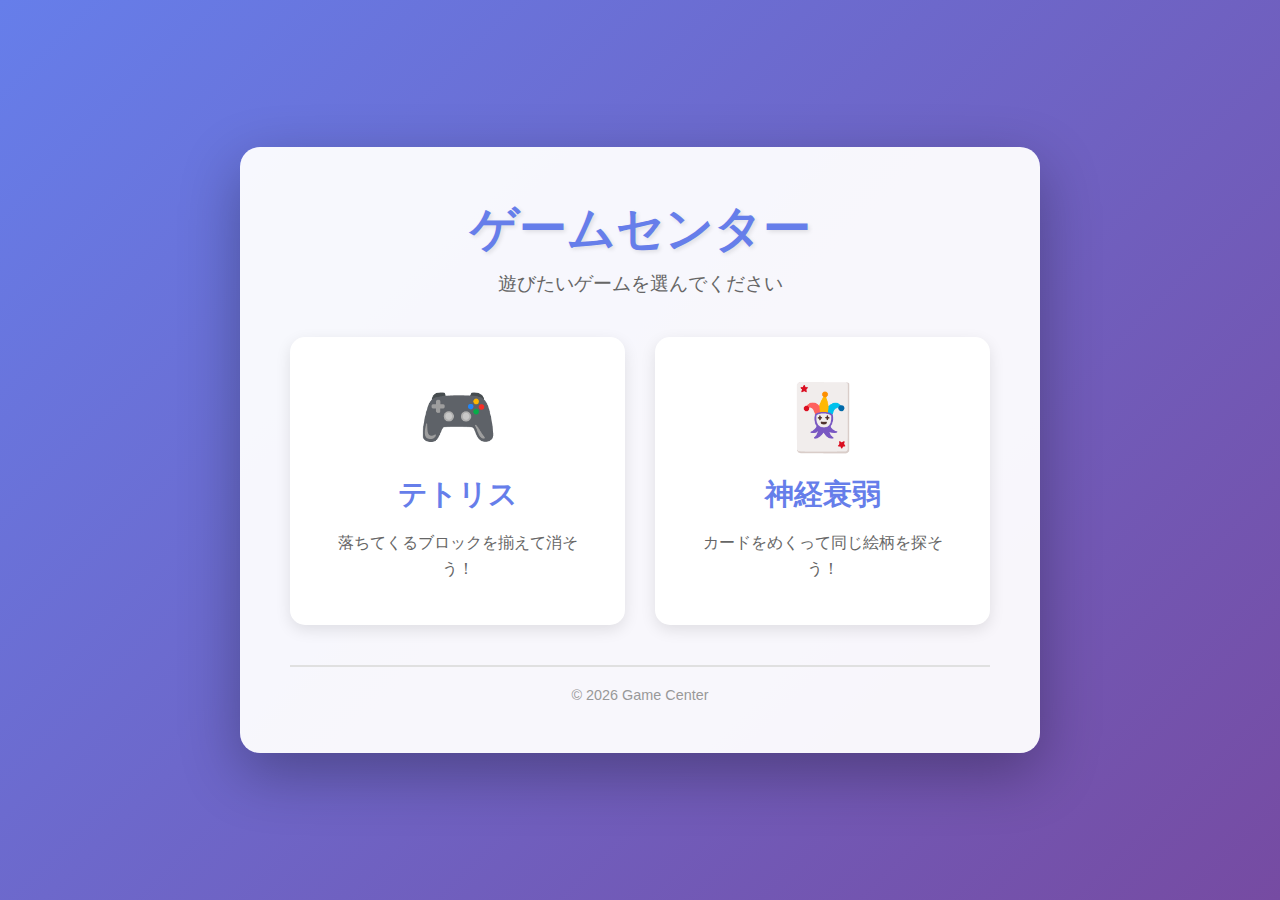
<file: index.html>
<!DOCTYPE html>
<html lang="ja">
<head>
    <meta charset="UTF-8">
    <meta name="viewport" content="width=device-width, initial-scale=1.0">
    <title>ゲームメニュー</title>
    <link rel="stylesheet" href="menu.css">
</head>
<body>
    <div class="menu-container">
        <h1>ゲームセンター</h1>
        <p class="subtitle">遊びたいゲームを選んでください</p>
        
        <div class="game-grid">
            <a href="tetris.html" class="game-card">
                <div class="game-icon">🎮</div>
                <h2>テトリス</h2>
                <p>落ちてくるブロックを揃えて消そう！</p>
            </a>
            
            <a href="memory-game.html" class="game-card">
                <div class="game-icon">🃏</div>
                <h2>神経衰弱</h2>
                <p>カードをめくって同じ絵柄を探そう！</p>
            </a>
        </div>
        
        <footer>
            <p>© 2026 Game Center</p>
        </footer>
    </div>
</body>
</html>
</file>
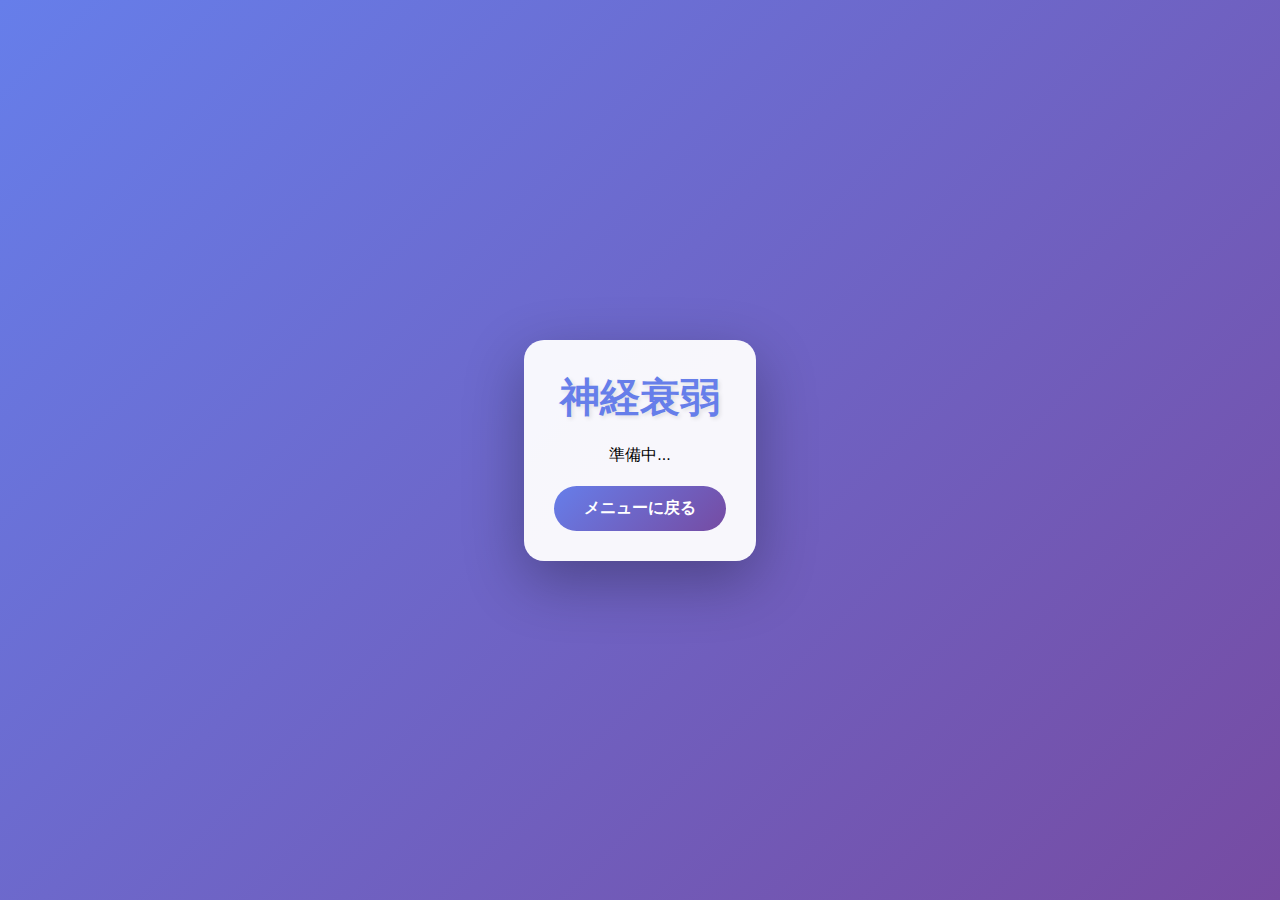
<file: memory-game.html>
<!DOCTYPE html>
<html lang="ja">
<head>
    <meta charset="UTF-8">
    <meta name="viewport" content="width=device-width, initial-scale=1.0">
    <title>神経衰弱</title>
    <link rel="stylesheet" href="memory-game.css">
</head>
<body>
    <div class="game-container">
        <h1>神経衰弱</h1>
        <p>準備中...</p>
        <a href="index.html" class="back-btn">メニューに戻る</a>
    </div>
    <script src="memory-game.js"></script>
</body>
</html>
</file>
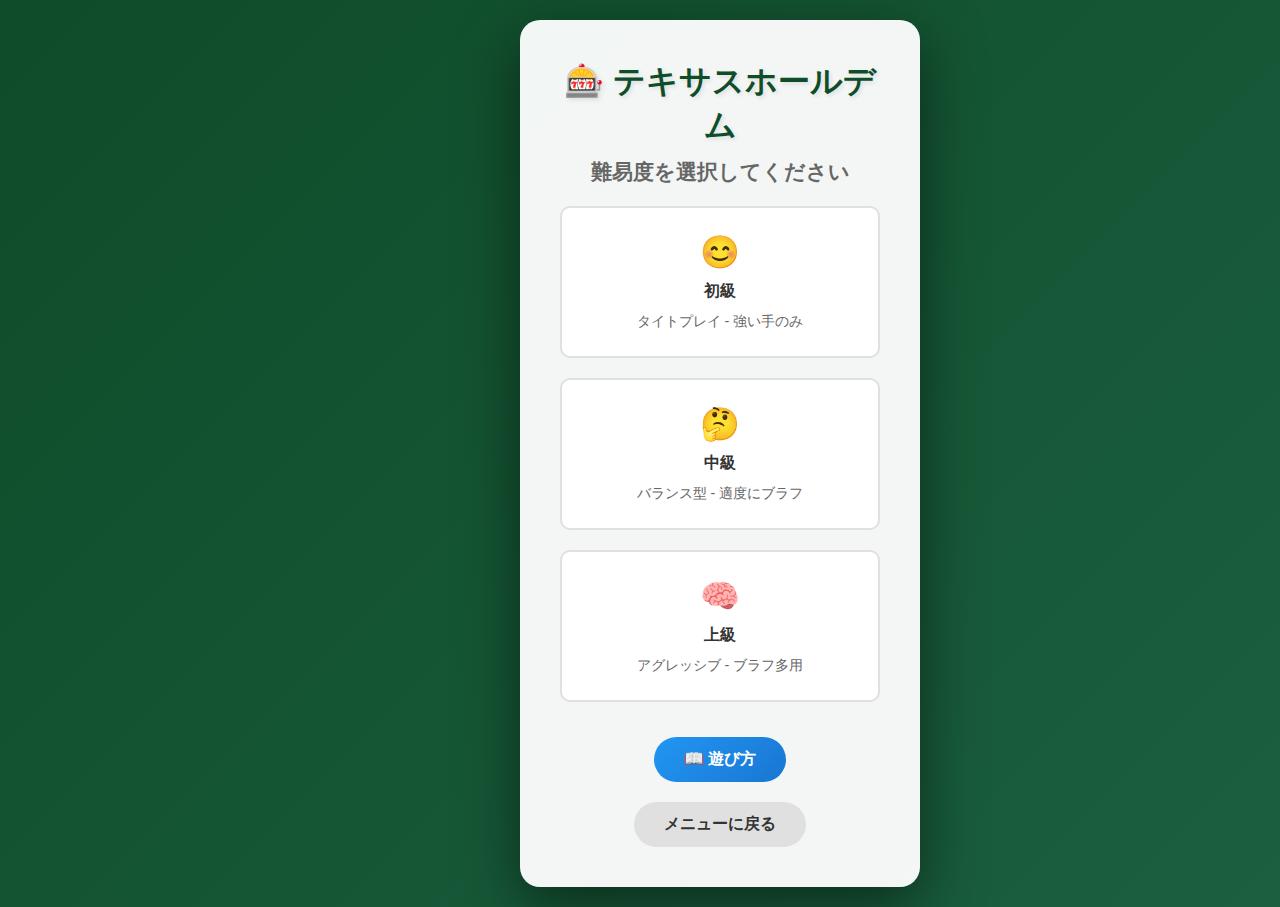
<file: poker.html>
<!DOCTYPE html>
<html lang="ja">
<head>
    <meta charset="UTF-8">
    <meta name="viewport" content="width=device-width, initial-scale=1.0">
    <title>テキサスホールデム</title>
    <style>
        * {
            margin: 0;
            padding: 0;
            box-sizing: border-box;
        }

        body {
            font-family: 'Arial', sans-serif;
            background: linear-gradient(135deg, #0f4c29 0%, #1a5f3f 100%);
            min-height: 100vh;
            min-width: 1440px;
            overflow-x: auto;
            overflow-y: auto;
        }

        /* 難易度選択画面 */
        .screen {
            display: flex;
            justify-content: center;
            align-items: center;
            min-height: 100vh;
            padding: 20px;
        }

        .screen-container {
            background: rgba(255, 255, 255, 0.95);
            padding: 40px;
            border-radius: 20px;
            box-shadow: 0 20px 60px rgba(0, 0, 0, 0.5);
            text-align: center;
            max-width: 400px;
        }

        h1 {
            color: #0f4c29;
            margin-bottom: 10px;
            font-size: 2em;
            text-shadow: 2px 2px 4px rgba(0, 0, 0, 0.1);
        }

        h2 {
            color: #666;
            margin-bottom: 20px;
            font-size: 1.3em;
        }

        .difficulty-buttons {
            display: flex;
            flex-direction: column;
            gap: 20px;
            margin-bottom: 20px;
        }

        .difficulty-btn {
            background: white;
            border: 2px solid #e0e0e0;
            padding: 25px;
            border-radius: 10px;
            cursor: pointer;
            transition: all 0.3s;
            display: flex;
            flex-direction: column;
            align-items: center;
            gap: 10px;
            font-size: 1em;
        }

        .difficulty-btn:hover {
            transform: translateY(-3px);
            box-shadow: 0 10px 25px rgba(0, 0, 0, 0.2);
        }

        .difficulty-btn.easy:hover { border-color: #4caf50; }
        .difficulty-btn.normal:hover { border-color: #ff9800; }
        .difficulty-btn.hard:hover { border-color: #f44336; }

        .diff-icon { font-size: 2em; }
        .diff-name {
            font-size: 1em;
            font-weight: bold;
            color: #333;
        }
        .diff-desc {
            font-size: 0.9em;
            color: #666;
        }

        /* ゲーム画面 */
        #gameScreen {
            display: none;
            padding: 20px;
            width: 1400px;
            min-width: 1400px;
            min-height: 900px;
            margin: 0 auto;
            overflow: visible;
        }

        /* ヘッダー */
        .game-header {
            display: flex;
            justify-content: space-between;
            align-items: center;
            margin-bottom: 20px;
            background: rgba(0, 0, 0, 0.5);
            padding: 15px 25px;
            border-radius: 10px;
        }

        .game-title {
            color: #ffd700;
            font-size: 1.8em;
            font-weight: bold;
        }

        .info-toggle-btn {
            background: rgba(255, 215, 0, 0.2);
            color: #ffd700;
            border: 1px solid #ffd700;
            padding: 10px 20px;
            border-radius: 10px;
            cursor: pointer;
            font-weight: bold;
            font-size: 1em;
            transition: all 0.3s;
            margin-right: 10px;
        }

        .info-toggle-btn:hover {
            background: rgba(255, 215, 0, 0.4);
            transform: translateY(-2px);
        }

        .sound-controls {
            display: flex;
            align-items: center;
            gap: 10px;
        }

        .sound-toggle {
            background: #4caf50;
            color: white;
            border: none;
            padding: 8px 20px;
            border-radius: 20px;
            cursor: pointer;
            font-weight: bold;
            font-size: 1em;
            transition: all 0.3s;
        }

        .sound-toggle.off {
            background: #f44336;
        }

        .volume-control {
            display: flex;
            align-items: center;
            gap: 10px;
            color: white;
            font-size: 1em;
        }

        .volume-slider {
            width: 100px;
        }

        /* ポーカーテーブル */
        .poker-table {
            background: radial-gradient(ellipse at center, #2d5016 0%, #1a3d0f 100%);
            border: 15px solid #8b4513;
            border-radius: 50%;
            width: 1000px;
            height: 625px;
            margin: 0 auto 30px;
            position: relative;
            box-shadow: 0 10px 40px rgba(0, 0, 0, 0.5), inset 0 0 50px rgba(0, 0, 0, 0.3);
        }

        /* プレイヤー配置 */
        .player-seat {
            position: absolute;
            width: 350px;
            text-align: center;
        }

        .player-seat.seat-0 { bottom: -90px; left: 50%; transform: translateX(-50%); z-index: 10; }
        .player-seat.seat-1 { bottom: 18%; left: -2%; }
        .player-seat.seat-2 { top: 12%; left: 2%; }
        .player-seat.seat-3 { top: 12%; right: 2%; }
        .player-seat.seat-4 { bottom: 18%; right: -2%; }

        .player-info {
            background: rgba(0, 0, 0, 0.85);
            border: 2px solid #ffd700;
            border-radius: 10px;
            padding: 12px 15px;
            margin-bottom: 10px;
            transition: all 0.3s;
            position: relative;
            display: flex;
            flex-direction: row;
            align-items: center;
            gap: 12px;
        }

        .player-info-column {
            display: flex;
            flex-direction: column;
            align-items: flex-start;
            gap: 5px;
            flex: 1;
            min-width: 0;
            max-width: 150px;
        }

        .player-info.active {
            border-color: #4caf50;
            box-shadow: 0 0 25px rgba(76, 175, 80, 0.6);
            animation: pulse-border 1.5s infinite;
            transform: scale(1.05);
        }

        @keyframes pulse-border {
            0%, 100% {
                border-color: #4caf50;
                box-shadow: 0 0 25px rgba(76, 175, 80, 0.6);
            }
            50% {
                border-color: #8bc34a;
                box-shadow: 0 0 35px rgba(139, 195, 74, 0.8);
            }
        }

        .turn-indicator {
            position: absolute;
            top: -33px;
            left: 50%;
            transform: translateX(-50%);
            background: linear-gradient(135deg, #4caf50 0%, #8bc34a 100%);
            color: white;
            padding: 5px 12px;
            border-radius: 15px;
            font-size: 0.85em;
            font-weight: bold;
            white-space: nowrap;
            animation: turnIndicatorPulse 1.5s ease-in-out infinite;
            box-shadow: 0 3px 12px rgba(76, 175, 80, 0.6);
            border: 1px solid white;
            z-index: 250;
        }

        @keyframes turnIndicatorPulse {
            0%, 100% {
                transform: translateX(-50%) scale(1);
                box-shadow: 0 3px 12px rgba(76, 175, 80, 0.6);
            }
            50% {
                transform: translateX(-50%) scale(1.05);
                box-shadow: 0 5px 18px rgba(76, 175, 80, 0.8);
            }
        }

        .player-info.folded {
            opacity: 0.4;
            border-color: #666;
        }

        .player-info.all-in {
            border-color: #ff5722;
            box-shadow: 0 0 20px rgba(255, 87, 34, 0.6);
        }

        .player-avatar {
            font-size: 2.5em;
            filter: drop-shadow(2px 2px 3px rgba(0, 0, 0, 0.5));
            flex-shrink: 0;
        }

        .player-name {
            color: #ffd700;
            font-weight: bold;
            font-size: 1.15em;
            text-shadow: 1px 1px 2px rgba(0, 0, 0, 0.8);
            white-space: nowrap;
        }

        .player-chips {
            color: #fff;
            font-size: 1.15em;
            font-weight: 500;
        }

        .player-bet {
            background: rgba(255, 152, 0, 0.4);
            color: #ffeb3b;
            padding: 6px 12px;
            border-radius: 10px;
            font-size: 1.3em;
            font-weight: bold;
            border: 1px solid rgba(255, 215, 0, 0.5);
            box-shadow: 0 2px 8px rgba(255, 152, 0, 0.4);
        }

        .player-status {
            color: #4caf50;
            font-size: 0.9em;
            font-style: italic;
            font-weight: bold;
        }

        .action-indicator {
            position: absolute;
            top: 50%;
            left: 50%;
            transform: translate(-50%, -50%);
            background: rgba(0, 0, 0, 0.95);
            color: white;
            padding: 10px 15px;
            border-radius: 10px;
            font-size: 1em;
            font-weight: bold;
            white-space: nowrap;
            animation: actionPop 0.5s ease-out;
            pointer-events: none;
            z-index: 100;
            border: 1px solid white;
        }

        @keyframes actionPop {
            0% {
                opacity: 0;
                transform: translate(-50%, -50%) scale(0.5);
            }
            50% {
                opacity: 1;
                transform: translate(-50%, -50%) scale(1.15);
            }
            100% {
                opacity: 1;
                transform: translate(-50%, -50%) scale(1);
            }
        }

        .action-indicator.fold { background: #f44336; }
        .action-indicator.call { background: #2196f3; }
        .action-indicator.raise { background: #ff9800; }
        .action-indicator.check { background: #4caf50; }
        .action-indicator.allin { background: #9c27b0; }

        .winner-glow {
            animation: winnerGlow 1s ease-in-out 3;
            border-color: #ffd700 !important;
        }

        @keyframes winnerGlow {
            0%, 100% {
                box-shadow: 0 0 20px rgba(255, 215, 0, 0.6);
            }
            50% {
                box-shadow: 0 0 40px rgba(255, 215, 0, 1);
            }
        }

        .win-badge {
            position: absolute;
            top: -55px;
            left: 50%;
            transform: translateX(-50%);
            background: linear-gradient(135deg, #ffd700 0%, #ffed4e 100%);
            color: #000;
            padding: 12px 24px;
            border-radius: 25px;
            font-size: 1.4em;
            font-weight: bold;
            white-space: nowrap;
            animation: winBadgeAppear 0.6s ease-out;
            box-shadow: 0 5px 20px rgba(255, 215, 0, 0.6);
            border: 2px solid #fff;
            z-index: 300;
        }

        @keyframes winBadgeAppear {
            0% {
                opacity: 0;
                transform: translateX(-50%) scale(0.3) translateY(30px);
            }
            60% {
                transform: translateX(-50%) scale(1.2) translateY(0);
            }
            100% {
                opacity: 1;
                transform: translateX(-50%) scale(1) translateY(0);
            }
        }

        .hand-badge {
            position: absolute;
            bottom: -35px;
            left: 50%;
            transform: translateX(-50%);
            background: rgba(0, 0, 0, 0.95);
            color: #ffd700;
            padding: 8px 16px;
            border-radius: 15px;
            font-size: 1.1em;
            font-weight: bold;
            white-space: nowrap;
            animation: handBadgeAppear 0.8s ease-out;
            border: 1px solid #ffd700;
            z-index: 150;
        }

        @keyframes handBadgeAppear {
            0% {
                opacity: 0;
                transform: translateX(-50%) translateY(-20px);
            }
            100% {
                opacity: 1;
                transform: translateX(-50%) translateY(0);
            }
        }

        .chip-animation {
            position: absolute;
            font-size: 3.5em;
            animation: chipToPot 1.2s ease-in-out forwards;
            pointer-events: none;
            z-index: 50;
            filter: drop-shadow(0 0 10px rgba(255, 215, 0, 0.8));
        }

        @keyframes chipToPot {
            0% {
                opacity: 1;
                transform: translate(0, 0) scale(1);
            }
            100% {
                opacity: 0;
                transform: translate(var(--tx), var(--ty)) scale(0.5);
            }
        }

        .dealer-button {
            background: white;
            color: #0f4c29;
            width: 30px;
            height: 30px;
            border-radius: 50%;
            display: flex;
            align-items: center;
            justify-content: center;
            font-weight: bold;
            font-size: 1em;
            position: absolute;
            top: -15px;
            right: -15px;
            border: 1px solid #ffd700;
            box-shadow: 0 2px 5px rgba(0, 0, 0, 0.3);
        }

        .blind-indicator {
            position: absolute;
            top: -12px;
            left: -12px;
            background: linear-gradient(135deg, #f44336 0%, #e53935 100%);
            color: white;
            padding: 5px 10px;
            border-radius: 12px;
            font-size: 0.8em;
            font-weight: bold;
            border: 1px solid white;
            box-shadow: 0 2px 5px rgba(0, 0, 0, 0.4);
            z-index: 10;
        }

        /* カード表示 */
        .player-cards {
            display: flex;
            gap: 5px;
            justify-content: center;
            flex-shrink: 0;
        }

        .card {
            width: 65px;
            height: 90px;
            background: white;
            border: 1px solid #333;
            border-radius: 5px;
            display: flex;
            flex-direction: column;
            align-items: center;
            justify-content: center;
            font-weight: bold;
            font-size: 1.3em;
            box-shadow: 0 3px 7px rgba(0, 0, 0, 0.5);
            position: relative;
            transition: transform 0.3s ease;
            /* animation removed - only animate when explicitly adding animation classes */
        }

        @keyframes cardAppear {
            from {
                opacity: 0;
                transform: scale(0.3) translateY(-50px) rotateY(90deg);
            }
            to {
                opacity: 1;
                transform: scale(1) translateY(0) rotateY(0deg);
            }
        }

        .card.deal-animation {
            animation: cardDeal 0.6s cubic-bezier(0.34, 1.56, 0.64, 1) forwards;
        }

        @keyframes cardDeal {
            0% {
                opacity: 0;
                transform: translate(var(--deal-from-x, 0px), var(--deal-from-y, 150px)) scale(0.5) rotate(-20deg);
            }
            60% {
                opacity: 1;
                transform: translate(0, 0) scale(1.1) rotate(3deg);
            }
            100% {
                opacity: 1;
                transform: translate(0, 0) scale(1) rotate(0deg);
            }
        }

        .card.initial-deal {
            animation: cardInitialDeal 0.5s cubic-bezier(0.34, 1.56, 0.64, 1) forwards;
        }

        @keyframes cardInitialDeal {
            0% {
                opacity: 0;
                transform: translate(var(--deal-from-x, 0px), var(--deal-from-y, 150px)) rotate(-180deg) scale(0.5);
            }
            70% {
                opacity: 1;
                transform: translate(0, 0) rotate(10deg) scale(1.1);
            }
            100% {
                opacity: 1;
                transform: translate(0, 0) rotate(0deg) scale(1);
            }
        }

        .card:hover {
            transform: translateY(-5px);
        }

        .card.back {
            background:
                repeating-linear-gradient(45deg, #1e3c72 0px, #1e3c72 10px, #2a5298 10px, #2a5298 20px),
                repeating-linear-gradient(-45deg, #2a5298 0px, #2a5298 10px, #1e3c72 10px, #1e3c72 20px);
            border: 3px solid #4a6fa5;
            position: relative;
            overflow: hidden;
        }

        .card.back::before {
            content: '♠♥♦♣';
            position: absolute;
            top: 50%;
            left: 50%;
            transform: translate(-50%, -50%);
            font-size: 1.5em;
            color: rgba(255, 255, 255, 0.3);
            letter-spacing: 3px;
        }

        .card.back::after {
            content: '';
            position: absolute;
            width: 40px;
            height: 40px;
            border: 2px solid rgba(255, 255, 255, 0.2);
            border-radius: 50%;
            top: 50%;
            left: 50%;
            transform: translate(-50%, -50%);
        }

        .card.hearts, .card.diamonds {
            color: #e53935;
        }

        .card.spades, .card.clubs {
            color: #212121;
        }

        .card-suit {
            font-size: 1.1em;
        }

        .card-value {
            font-size: 1.4em;
        }

        /* コミュニティカード */
        .community-cards {
            position: absolute;
            top: 45%;
            left: 50%;
            transform: translate(-50%, -50%);
            display: flex;
            gap: 12px;
            padding: 15px 20px;
            background: rgba(0, 0, 0, 0.4);
            border-radius: 10px;
            min-height: 130px;
            align-items: center;
            border: 1px dashed rgba(255, 255, 255, 0.2);
        }

        .card-placeholder {
            width: 80px;
            height: 110px;
            background: rgba(255, 255, 255, 0.05);
            border: 1px dashed rgba(255, 255, 255, 0.3);
            border-radius: 5px;
        }

        .community-cards .card {
            width: 80px;
            height: 110px;
            font-size: 1.5em;
            box-shadow: 0 3px 8px rgba(0, 0, 0, 0.5);
        }

        .community-cards .card .card-value {
            font-size: 1.6em;
        }

        /* ポット */
        .pot-display {
            position: absolute;
            top: 10%;
            left: 50%;
            transform: translateX(-50%);
            background: rgba(0, 0, 0, 0.9);
            border: 2px solid #ffd700;
            border-radius: 10px;
            padding: 15px 30px;
            color: #ffd700;
            font-size: 1.5em;
            font-weight: bold;
            box-shadow: 0 5px 15px rgba(0, 0, 0, 0.5);
        }

        /* ブラインド情報 */
        .blinds-info {
            position: absolute;
            bottom: 20px;
            right: 20px;
            background: rgba(0, 0, 0, 0.8);
            border: 1px solid #ff9800;
            border-radius: 10px;
            padding: 12px 20px;
            color: white;
            font-size: 0.95em;
        }

        .blinds-info div {
            margin: 2px 0;
        }

        .blinds-label {
            color: #ffd700;
            font-weight: bold;
        }

        /* トランプの山 */
        .deck-area {
            position: absolute;
            top: 65%;
            left: 50%;
            transform: translateX(-50%);
        }

        .deck-stack {
            position: relative;
            width: 53px;
            height: 73px;
        }

        .deck-card {
            position: absolute;
            width: 53px;
            height: 73px;
            background: repeating-linear-gradient(45deg, #1e3c72 0px, #1e3c72 7px, #2a5298 7px, #2a5298 14px);
            border: 2px solid #4a6fa5;
            border-radius: 5px;
            box-shadow: 0 2px 5px rgba(0, 0, 0, 0.3);
        }

        .deck-card:nth-child(1) { top: 0; left: 0; }
        .deck-card:nth-child(2) { top: 1px; left: 1px; }
        .deck-card:nth-child(3) { top: 2px; left: 2px; }

        /* フェーズアナウンスメント */
        .phase-announcement {
            position: absolute;
            top: 50%;
            left: 50%;
            transform: translate(-50%, -50%);
            z-index: 500;
            pointer-events: none;
            display: none;
        }

        .phase-announcement.show {
            display: block;
            animation: phaseIn 2s ease-out forwards;
        }

        .phase-text {
            font-size: 4em;
            font-weight: 900;
            color: #ffd700;
            text-shadow:
                0 0 20px rgba(255, 215, 0, 0.8),
                0 0 40px rgba(255, 215, 0, 0.4),
                3px 3px 6px rgba(0, 0, 0, 0.8);
            letter-spacing: 8px;
            text-transform: uppercase;
            white-space: nowrap;
        }

        .phase-sub {
            font-size: 1.2em;
            color: white;
            text-align: center;
            margin-top: 8px;
            text-shadow: 2px 2px 4px rgba(0, 0, 0, 0.8);
            letter-spacing: 4px;
        }

        .phase-announcement.showdown .phase-text {
            font-size: 4.5em;
            color: #ff4444;
            text-shadow:
                0 0 30px rgba(255, 68, 68, 0.8),
                0 0 60px rgba(255, 68, 68, 0.4),
                3px 3px 6px rgba(0, 0, 0, 0.8);
            animation: showdownPulse 0.5s ease-in-out 3;
        }

        @keyframes phaseIn {
            0% {
                opacity: 0;
                transform: translate(-50%, -50%) scale(3);
            }
            20% {
                opacity: 1;
                transform: translate(-50%, -50%) scale(1);
            }
            70% {
                opacity: 1;
                transform: translate(-50%, -50%) scale(1);
            }
            100% {
                opacity: 0;
                transform: translate(-50%, -50%) scale(0.8);
            }
        }

        @keyframes showdownPulse {
            0%, 100% {
                transform: scale(1);
            }
            50% {
                transform: scale(1.15);
            }
        }

        /* アクションパネル */
        .action-panel {
            background: rgba(0, 0, 0, 0.8);
            border: 2px solid #ffd700;
            border-radius: 10px;
            padding: 20px;
            max-width: 400px;
            margin: 0 auto;
        }

        .action-buttons {
            display: flex;
            gap: 10px;
            margin-bottom: 20px;
            flex-wrap: wrap;
            justify-content: center;
        }

        .action-btn {
            flex: 1;
            min-width: 80px;
            padding: 15px 20px;
            font-size: 1.1em;
            font-weight: bold;
            border: none;
            border-radius: 10px;
            cursor: pointer;
            transition: all 0.3s;
            text-transform: uppercase;
        }

        .action-btn.fold {
            background: #f44336;
            color: white;
        }

        .action-btn.check {
            background: #4caf50;
            color: white;
        }

        .action-btn.call {
            background: #2196f3;
            color: white;
        }

        .action-btn.raise {
            background: #ff9800;
            color: white;
        }

        .action-btn.all-in {
            background: #9c27b0;
            color: white;
        }

        .action-btn:hover:not(:disabled) {
            transform: translateY(-3px);
            box-shadow: 0 5px 15px rgba(0, 0, 0, 0.3);
        }

        .action-btn:disabled {
            opacity: 0.5;
            cursor: not-allowed;
        }

        .raise-controls {
            display: flex;
            align-items: center;
            justify-content: center;
            gap: 10px;
            margin-top: 10px;
        }

        .raise-amount {
            display: flex;
            align-items: center;
            gap: 10px;
            background: rgba(255, 255, 255, 0.1);
            padding: 10px 15px;
            border-radius: 10px;
        }

        .amount-display {
            color: #ffd700;
            font-size: 1.5em;
            font-weight: bold;
            min-width: 100px;
            text-align: center;
        }

        .amount-btn {
            background: #4caf50;
            color: white;
            border: none;
            padding: 8px 15px;
            border-radius: 5px;
            cursor: pointer;
            font-size: 1em;
            font-weight: bold;
        }

        .amount-btn:hover {
            background: #45a049;
        }

        .increment-selector {
            display: flex;
            gap: 10px;
        }

        .increment-radio {
            display: none;
        }

        .increment-label {
            background: rgba(255, 255, 255, 0.2);
            color: white;
            padding: 8px 20px;
            border-radius: 20px;
            cursor: pointer;
            transition: all 0.3s;
            font-size: 1em;
        }

        .increment-radio:checked + .increment-label {
            background: #ffd700;
            color: #333;
        }

        /* ゲームログ */
        .game-log {
            background: rgba(0, 0, 0, 0.7);
            border: 1px solid #666;
            border-radius: 10px;
            padding: 15px;
            max-width: 400px;
            margin: 20px auto;
            max-height: 180px;
            overflow-y: auto;
            box-shadow: inset 0 2px 5px rgba(0, 0, 0, 0.5);
            display: none;
        }

        .game-log.visible {
            display: block;
        }

        .log-entry {
            color: #e0e0e0;
            padding: 6px 8px;
            border-bottom: 1px solid rgba(255, 255, 255, 0.08);
            font-size: 0.95em;
            line-height: 1.4;
        }

        .log-entry:last-child {
            border-bottom: none;
        }

        .log-entry:first-child {
            color: #ffeb3b;
            font-weight: 500;
        }

        /* ハンドランキング */
        .hand-ranking {
            background: rgba(0, 0, 0, 0.8);
            border: 1px solid #ffd700;
            border-radius: 10px;
            padding: 15px;
            max-width: 520px;
            margin: 20px auto;
            color: white;
            display: none;
        }

        .hand-ranking.visible {
            display: block;
        }

        .hand-ranking h3 {
            color: #ffd700;
            margin-bottom: 10px;
            text-align: center;
            font-size: 1.5em;
        }

        .hand-list {
            font-size: 0.9em;
            line-height: 1.4;
        }

        .hand-row {
            display: flex;
            align-items: center;
            justify-content: space-between;
            padding: 5px 0;
            border-bottom: 1px solid rgba(255, 255, 255, 0.1);
        }

        .hand-row:last-child {
            border-bottom: none;
        }

        .hand-row-name {
            flex-shrink: 0;
            width: 170px;
        }

        .hand-row-cards {
            display: flex;
            gap: 3px;
        }

        .mini-card {
            display: inline-flex;
            align-items: center;
            justify-content: center;
            width: 28px;
            height: 38px;
            background: white;
            border-radius: 3px;
            font-size: 0.75em;
            font-weight: bold;
            line-height: 1;
            flex-direction: column;
            box-shadow: 0 1px 3px rgba(0, 0, 0, 0.4);
        }

        .mini-card.red { color: #e53935; }
        .mini-card.black { color: #212121; }

        .back-btn {
            display: inline-block;
            margin-top: 20px;
            padding: 12px 30px;
            background: #e0e0e0;
            color: #333;
            text-decoration: none;
            border-radius: 50px;
            transition: all 0.3s;
            font-weight: bold;
            font-size: 1em;
        }

        .back-btn:hover {
            background: #d0d0d0;
            transform: translateY(-2px);
        }

        /* チュートリアルボタン */
        .tutorial-btn {
            display: inline-block;
            margin-top: 15px;
            padding: 12px 30px;
            background: linear-gradient(135deg, #2196f3 0%, #1976d2 100%);
            color: white;
            border: none;
            border-radius: 50px;
            cursor: pointer;
            transition: all 0.3s;
            font-weight: bold;
            font-size: 1em;
        }

        .tutorial-btn:hover {
            background: linear-gradient(135deg, #1976d2 0%, #1565c0 100%);
            transform: translateY(-2px);
            box-shadow: 0 5px 15px rgba(33, 150, 243, 0.4);
        }

        /* チュートリアルオーバーレイ */
        .tutorial-overlay {
            position: fixed;
            top: 0;
            left: 0;
            width: 100%;
            height: 100%;
            background: rgba(0, 0, 0, 0.9);
            display: none;
            justify-content: center;
            align-items: center;
            z-index: 1100;
        }

        .tutorial-content {
            background: white;
            border-radius: 20px;
            padding: 40px;
            max-width: 600px;
            width: 90%;
            max-height: 80vh;
            overflow-y: auto;
            position: relative;
        }

        .tutorial-header {
            text-align: center;
            margin-bottom: 25px;
        }

        .tutorial-header h2 {
            color: #0f4c29;
            font-size: 1.8em;
            margin-bottom: 5px;
        }

        .tutorial-progress {
            display: flex;
            justify-content: center;
            gap: 8px;
            margin-top: 10px;
        }

        .progress-dot {
            width: 12px;
            height: 12px;
            border-radius: 50%;
            background: #e0e0e0;
            transition: all 0.3s;
        }

        .progress-dot.active {
            background: #2196f3;
            transform: scale(1.2);
        }

        .tutorial-step {
            display: none;
            animation: tutorialFadeIn 0.4s ease-out;
        }

        .tutorial-step.active {
            display: block;
        }

        @keyframes tutorialFadeIn {
            from { opacity: 0; transform: translateX(20px); }
            to { opacity: 1; transform: translateX(0); }
        }

        .tutorial-step h3 {
            color: #0f4c29;
            font-size: 1.4em;
            margin-bottom: 15px;
            border-bottom: 2px solid #4caf50;
            padding-bottom: 8px;
        }

        .tutorial-step p {
            color: #333;
            font-size: 1em;
            line-height: 1.8;
            margin-bottom: 12px;
        }

        .tutorial-step .highlight {
            background: #e8f5e9;
            border-left: 4px solid #4caf50;
            padding: 10px 15px;
            margin: 10px 0;
            border-radius: 0 8px 8px 0;
            font-size: 0.95em;
        }

        .tutorial-step .hand-table {
            width: 100%;
            border-collapse: collapse;
            margin: 10px 0;
            font-size: 0.9em;
        }

        .tutorial-step .hand-table th {
            background: #0f4c29;
            color: #ffd700;
            padding: 8px 12px;
            text-align: left;
        }

        .tutorial-step .hand-table td {
            padding: 8px 12px;
            border-bottom: 1px solid #e0e0e0;
        }

        .tutorial-step .hand-table tr:nth-child(even) {
            background: #f5f5f5;
        }

        .tutorial-nav {
            display: flex;
            justify-content: space-between;
            align-items: center;
            margin-top: 25px;
            padding-top: 15px;
            border-top: 1px solid #e0e0e0;
        }

        .tutorial-nav-btn {
            padding: 10px 25px;
            border: none;
            border-radius: 50px;
            cursor: pointer;
            font-weight: bold;
            font-size: 1em;
            transition: all 0.3s;
        }

        .tutorial-nav-btn.prev {
            background: #e0e0e0;
            color: #333;
        }

        .tutorial-nav-btn.next {
            background: linear-gradient(135deg, #4caf50 0%, #388e3c 100%);
            color: white;
        }

        .tutorial-nav-btn.close {
            background: linear-gradient(135deg, #0f4c29 0%, #1a5f3f 100%);
            color: white;
        }

        .tutorial-nav-btn:hover {
            transform: translateY(-2px);
            box-shadow: 0 5px 15px rgba(0, 0, 0, 0.2);
        }

        .tutorial-nav-btn:disabled {
            opacity: 0.4;
            cursor: not-allowed;
            transform: none;
            box-shadow: none;
        }

        /* 結果画面 */
        .result-overlay {
            position: fixed;
            top: 0;
            left: 0;
            width: 100%;
            height: 100%;
            background: rgba(0, 0, 0, 0.9);
            display: none;
            justify-content: center;
            align-items: center;
            z-index: 1000;
        }

        /* 次のラウンドへの待機オーバーレイ */
        .next-round-overlay {
            position: fixed;
            top: 0;
            left: 0;
            width: 100%;
            height: 100%;
            background: rgba(0, 0, 0, 0.7);
            display: none;
            justify-content: center;
            align-items: center;
            z-index: 900;
            cursor: pointer;
        }

        .next-round-message {
            background: linear-gradient(135deg, #1a5f3f 0%, #0f4c29 100%);
            padding: 40px 60px;
            border-radius: 20px;
            text-align: center;
            border: 2px solid #ffd700;
            box-shadow: 0 10px 40px rgba(0, 0, 0, 0.5);
            animation: messageFloat 2s ease-in-out infinite;
        }

        @keyframes messageFloat {
            0%, 100% {
                transform: translateY(0);
            }
            50% {
                transform: translateY(-10px);
            }
        }

        .next-round-message h2 {
            color: #ffd700;
            font-size: 2em;
            margin-bottom: 10px;
        }

        .next-round-message p {
            color: white;
            font-size: 1.2em;
            margin: 10px 0;
        }

        .click-hint {
            color: #ffeb3b;
            font-size: 1.5em;
            margin-top: 20px;
            animation: blink 1.5s ease-in-out infinite;
        }

        @keyframes blink {
            0%, 100% {
                opacity: 1;
            }
            50% {
                opacity: 0.3;
            }
        }

        .result-content {
            background: white;
            padding: 40px;
            border-radius: 20px;
            text-align: center;
            max-width: 500px;
        }

        .result-title {
            font-size: 2em;
            margin-bottom: 20px;
        }

        .result-message {
            font-size: 1.3em;
            color: #666;
            margin-bottom: 20px;
        }

        .result-buttons {
            display: flex;
            gap: 10px;
            justify-content: center;
        }

        .result-btn {
            padding: 15px 40px;
            font-size: 1.1em;
            font-weight: bold;
            border: none;
            border-radius: 50px;
            cursor: pointer;
            transition: all 0.3s;
        }

        .result-btn.primary {
            background: linear-gradient(135deg, #0f4c29 0%, #1a5f3f 100%);
            color: white;
        }

        .result-btn:hover {
            transform: translateY(-2px);
            box-shadow: 0 10px 20px rgba(0, 0, 0, 0.2);
        }

        /* レスポンシブ */
        @media (max-width: 1050px) {
            .poker-table {
                width: 900px;
                height: 562px;
            }
        }

        @media (max-width: 950px) {
            .poker-table {
                width: 800px;
                height: 500px;
            }

            .player-seat {
                width: 100px;
            }

            .card {
                width: 30px;
                height: 42px;
                font-size: 0.6em;
            }

            .community-cards {
                gap: 5px;
                padding: 7px 10px;
            }

            .community-cards .card {
                width: 37px;
                height: 51px;
            }

            .pot-display {
                font-size: 0.8em;
                padding: 7px 13px;
            }

            .blinds-info {
                font-size: 0.57em;
                padding: 5px 10px;
            }

            .player-name {
                font-size: 0.67em;
            }

            .player-chips {
                font-size: 0.67em;
            }

            .player-avatar {
                font-size: 1.33em;
            }

            .action-indicator {
                font-size: 0.53em;
                padding: 4px 7px;
            }
        }

        @media (max-width: 600px) {
            .card {
                width: 25px;
                height: 35px;
            }

            .community-cards .card {
                width: 30px;
                height: 42px;
            }

            .player-seat {
                width: 80px;
            }

            .blinds-info {
                top: 7px;
                right: 7px;
                font-size: 0.5em;
                padding: 4px 7px;
            }

            .player-avatar {
                font-size: 1.2em;
            }

            .action-indicator {
                font-size: 0.47em;
                padding: 3px 5px;
            }
        }

        /* チュートリアル開始ボタン */
        .tutorial-start-section {
            margin-top: 20px;
            padding-top: 20px;
            border-top: 2px dashed #ccc;
            text-align: center;
        }

        .tutorial-start-btn {
            background: linear-gradient(135deg, #4caf50, #388e3c);
            color: white;
            border: none;
            padding: 14px 32px;
            border-radius: 10px;
            font-size: 1.1em;
            font-weight: bold;
            cursor: pointer;
            transition: all 0.3s;
            box-shadow: 0 4px 15px rgba(76, 175, 80, 0.4);
        }

        .tutorial-start-btn:hover {
            transform: translateY(-2px);
            box-shadow: 0 6px 20px rgba(76, 175, 80, 0.6);
        }

        /* ガイドダイアログ */
        .guide-overlay {
            position: fixed;
            top: 0;
            left: 0;
            width: 100%;
            height: 100%;
            background: rgba(0, 0, 0, 0.7);
            display: none;
            justify-content: center;
            align-items: center;
            z-index: 1100;
        }

        .guide-dialog {
            background: white;
            border-radius: 16px;
            padding: 30px 35px;
            max-width: 500px;
            width: 90%;
            box-shadow: 0 20px 60px rgba(0, 0, 0, 0.5);
            text-align: center;
            animation: guideAppear 0.3s ease-out;
        }

        @keyframes guideAppear {
            from { opacity: 0; transform: scale(0.9) translateY(-20px); }
            to { opacity: 1; transform: scale(1) translateY(0); }
        }

        .guide-title {
            font-size: 1.4em;
            font-weight: bold;
            color: #0f4c29;
            margin-bottom: 15px;
        }

        .guide-text {
            font-size: 1em;
            color: #444;
            line-height: 1.7;
            margin-bottom: 20px;
            text-align: left;
        }

        .guide-ok-btn {
            background: linear-gradient(135deg, #0f4c29, #1a5f3f);
            color: white;
            border: none;
            padding: 12px 40px;
            border-radius: 8px;
            font-size: 1.1em;
            font-weight: bold;
            cursor: pointer;
            transition: all 0.3s;
        }

        .guide-ok-btn:hover {
            transform: translateY(-2px);
            box-shadow: 0 4px 15px rgba(15, 76, 41, 0.4);
        }

        .guide-buttons {
            display: flex;
            gap: 12px;
            justify-content: center;
        }

        .guide-retry-btn {
            background: linear-gradient(135deg, #ff9800, #f57c00);
            color: white;
            border: none;
            padding: 12px 30px;
            border-radius: 8px;
            font-size: 1.1em;
            font-weight: bold;
            cursor: pointer;
            transition: all 0.3s;
        }

        .guide-retry-btn:hover {
            transform: translateY(-2px);
            box-shadow: 0 4px 15px rgba(255, 152, 0, 0.4);
        }
    </style>
</head>
<body>
    <!-- 難易度選択画面 -->
    <div id="difficultyScreen" class="screen">
        <div class="screen-container">
            <h1>🎰 テキサスホールデム</h1>
            <h2>難易度を選択してください</h2>
            <div class="difficulty-buttons">
                <button class="difficulty-btn easy" onclick="startGame('easy')">
                    <span class="diff-icon">😊</span>
                    <span class="diff-name">初級</span>
                    <span class="diff-desc">タイトプレイ - 強い手のみ</span>
                </button>
                <button class="difficulty-btn normal" onclick="startGame('normal')">
                    <span class="diff-icon">🤔</span>
                    <span class="diff-name">中級</span>
                    <span class="diff-desc">バランス型 - 適度にブラフ</span>
                </button>
                <button class="difficulty-btn hard" onclick="startGame('hard')">
                    <span class="diff-icon">🧠</span>
                    <span class="diff-name">上級</span>
                    <span class="diff-desc">アグレッシブ - ブラフ多用</span>
                </button>
            </div>
            <button class="tutorial-btn" onclick="showTutorial()">📖 遊び方</button>
            <br>
            <a href="index.html" class="back-btn">メニューに戻る</a>
        </div>
    </div>

    <!-- チュートリアル -->
    <div class="tutorial-overlay" id="tutorialOverlay">
        <div class="tutorial-content">
            <div class="tutorial-header">
                <h2>📖 テキサスホールデム 遊び方</h2>
                <div class="tutorial-progress" id="tutorialProgress"></div>
            </div>

            <div class="tutorial-step" data-step="0">
                <h3>🎯 ゲームの目的</h3>
                <p>テキサスホールデムは、<strong>2枚の手札</strong>と<strong>5枚のコミュニティカード</strong>（場札）を組み合わせて、最も強い5枚の役を作るポーカーゲームです。</p>
                <div class="highlight">
                    🃏 手札2枚 ＋ 場札5枚 ＝ 合計7枚から最強の5枚を選ぶ！
                </div>
                <p>他のプレイヤーを全員フォールドさせるか、ショーダウンで最強の役を持っていればポット（賭け金の合計）を獲得できます。</p>
            </div>

            <div class="tutorial-step" data-step="1">
                <h3>🔄 ゲームの流れ</h3>
                <p>1ラウンドは4つのフェーズで進行します。各フェーズでベッティング（賭け）が行われます。</p>
                <div class="highlight">
                    <strong>① プリフロップ</strong> - 手札2枚が配られる<br>
                    <strong>② フロップ</strong> - 場に3枚のカードが公開<br>
                    <strong>③ ターン</strong> - 場に4枚目のカードが公開<br>
                    <strong>④ リバー</strong> - 場に5枚目（最後）のカードが公開
                </div>
                <p>リバーのベッティング後、残ったプレイヤーで<strong>ショーダウン</strong>（手札公開）を行い、最強の役を持つプレイヤーが勝利します。</p>
            </div>

            <div class="tutorial-step" data-step="2">
                <h3>🎮 アクション（行動）</h3>
                <p>各フェーズで自分のターンが来たら、以下のアクションを選べます。</p>
                <div class="highlight">
                    <strong>🟥 フォールド</strong> - 降りる（このラウンドを放棄）<br><br>
                    <strong>🟩 チェック</strong> - パスする（誰もベットしていない時のみ）<br><br>
                    <strong>🟦 コール</strong> - 相手のベットに合わせる<br><br>
                    <strong>🟧 レイズ</strong> - ベット額を引き上げる<br><br>
                    <strong>🟪 オールイン</strong> - 持ちチップ全額を賭ける
                </div>
            </div>

            <div class="tutorial-step" data-step="3">
                <h3>🏆 役一覧（強い順）</h3>
                <table class="hand-table">
                    <tr><th>役名</th><th>例</th><th>説明</th></tr>
                    <tr><td>🥇 ロイヤルフラッシュ</td><td><div class="hand-row-cards"><span class="mini-card black">A<br>♠</span><span class="mini-card black">K<br>♠</span><span class="mini-card black">Q<br>♠</span><span class="mini-card black">J<br>♠</span><span class="mini-card black">10<br>♠</span></div></td><td>同じマークのA-K-Q-J-10</td></tr>
                    <tr><td>🥈 ストレートフラッシュ</td><td><div class="hand-row-cards"><span class="mini-card red">9<br>♥</span><span class="mini-card red">8<br>♥</span><span class="mini-card red">7<br>♥</span><span class="mini-card red">6<br>♥</span><span class="mini-card red">5<br>♥</span></div></td><td>同じマークの連続5枚</td></tr>
                    <tr><td>🥉 フォーカード</td><td><div class="hand-row-cards"><span class="mini-card black">K<br>♠</span><span class="mini-card red">K<br>♥</span><span class="mini-card red">K<br>♦</span><span class="mini-card black">K<br>♣</span><span class="mini-card black">3<br>♠</span></div></td><td>同じ数字が4枚</td></tr>
                    <tr><td>フルハウス</td><td><div class="hand-row-cards"><span class="mini-card red">Q<br>♥</span><span class="mini-card black">Q<br>♣</span><span class="mini-card red">Q<br>♦</span><span class="mini-card black">8<br>♠</span><span class="mini-card red">8<br>♥</span></div></td><td>スリーカード＋ワンペア</td></tr>
                    <tr><td>フラッシュ</td><td><div class="hand-row-cards"><span class="mini-card red">A<br>♦</span><span class="mini-card red">J<br>♦</span><span class="mini-card red">9<br>♦</span><span class="mini-card red">6<br>♦</span><span class="mini-card red">3<br>♦</span></div></td><td>同じマークの5枚</td></tr>
                    <tr><td>ストレート</td><td><div class="hand-row-cards"><span class="mini-card red">10<br>♥</span><span class="mini-card black">9<br>♣</span><span class="mini-card red">8<br>♦</span><span class="mini-card black">7<br>♠</span><span class="mini-card red">6<br>♥</span></div></td><td>連続する数字の5枚</td></tr>
                    <tr><td>スリーカード</td><td><div class="hand-row-cards"><span class="mini-card black">J<br>♠</span><span class="mini-card red">J<br>♥</span><span class="mini-card black">J<br>♣</span><span class="mini-card red">9<br>♦</span><span class="mini-card black">4<br>♠</span></div></td><td>同じ数字が3枚</td></tr>
                    <tr><td>ツーペア</td><td><div class="hand-row-cards"><span class="mini-card red">A<br>♥</span><span class="mini-card black">A<br>♣</span><span class="mini-card red">7<br>♦</span><span class="mini-card black">7<br>♠</span><span class="mini-card red">2<br>♥</span></div></td><td>ペアが2組</td></tr>
                    <tr><td>ワンペア</td><td><div class="hand-row-cards"><span class="mini-card black">10<br>♠</span><span class="mini-card red">10<br>♦</span><span class="mini-card red">K<br>♥</span><span class="mini-card black">5<br>♣</span><span class="mini-card red">3<br>♦</span></div></td><td>同じ数字が2枚</td></tr>
                    <tr><td>ハイカード</td><td><div class="hand-row-cards"><span class="mini-card black">A<br>♠</span><span class="mini-card red">J<br>♥</span><span class="mini-card black">8<br>♣</span><span class="mini-card red">5<br>♦</span><span class="mini-card red">2<br>♥</span></div></td><td>役なし（一番高いカード）</td></tr>
                </table>
            </div>

            <div class="tutorial-step" data-step="4">
                <h3>💰 ブラインドとポット</h3>
                <p>各ラウンドの開始時に、2人のプレイヤーが強制ベット（ブラインド）を支払います。</p>
                <div class="highlight">
                    <strong>SB（スモールブラインド）</strong> - ディーラーの左隣。最低賭け額の半分を支払う<br><br>
                    <strong>BB（ビッグブラインド）</strong> - SBの左隣。最低賭け額を支払う
                </div>
                <p>全プレイヤーのベットは<strong>ポット</strong>に集められ、ラウンドの勝者がポット全額を獲得します。</p>
                <p>相手のチップを全て奪えばゲーム勝利です！</p>
            </div>

            <div class="tutorial-step" data-step="5">
                <h3>💡 初心者向けのコツ</h3>
                <div class="highlight">
                    <strong>① ハンドを選ぶ</strong><br>
                    全ての手札でプレイせず、強い手札（ペア、高いカード同士）の時だけ参加しましょう。<br><br>
                    <strong>② ポジションを意識する</strong><br>
                    後から行動する方が有利です。他のプレイヤーの行動を見てから判断できます。<br><br>
                    <strong>③ 無理をしない</strong><br>
                    弱い手札で大きなベットにコールし続けるのは損です。思い切ってフォールドする勇気も大切！<br><br>
                    <strong>④ ポットサイズを意識する</strong><br>
                    ポットに対してベット額が大きすぎる場合はフォールドも検討しましょう。
                </div>
            </div>

            <div class="tutorial-start-section">
                <button class="tutorial-start-btn" onclick="startInteractiveTutorial()">🎮 実際にプレイして学ぶ</button>
            </div>

            <div class="tutorial-nav">
                <button class="tutorial-nav-btn prev" id="tutorialPrev" onclick="tutorialStep(-1)">← 前へ</button>
                <span id="tutorialPageNum" style="color: #666; font-weight: bold;"></span>
                <button class="tutorial-nav-btn next" id="tutorialNext" onclick="tutorialStep(1)">次へ →</button>
            </div>
        </div>
    </div>

    <!-- ゲーム画面 -->
    <div id="gameScreen">
        <div class="game-header">
            <div style="display: flex; align-items: center; gap: 15px;">
                <div class="game-title">🎰 Texas Hold'em</div>
                <button class="info-toggle-btn" onclick="toggleInfo()">📊 情報表示</button>
            </div>
            <div class="sound-controls">
                <button id="soundToggle" class="sound-toggle" onclick="toggleSound()">🔊 ON</button>
                <div class="volume-control">
                    <span>🔉</span>
                    <input type="range" id="volumeSlider" class="volume-slider" min="0" max="100" value="50" oninput="changeVolume(this.value)">
                    <span id="volumeDisplay">50%</span>
                </div>
            </div>
        </div>

        <div class="poker-table" id="pokerTable">
            <!-- プレイヤー席（動的に生成） -->
            <div class="pot-display" id="potDisplay">Pot: $0</div>
            <div class="blinds-info">
                <div><span class="blinds-label">SB:</span> $<span id="sbAmount">100</span></div>
                <div><span class="blinds-label">BB:</span> $<span id="bbAmount">200</span></div>
            </div>
            <div class="deck-area">
                <div class="deck-stack">
                    <div class="deck-card"></div>
                    <div class="deck-card"></div>
                    <div class="deck-card"></div>
                </div>
            </div>
            <div class="community-cards" id="communityCards"></div>
            <div class="phase-announcement" id="phaseAnnouncement"></div>
        </div>

        <div class="action-panel" id="actionPanel">
            <div class="action-buttons">
                <button class="action-btn fold" onclick="playerAction('fold')">Fold</button>
                <button class="action-btn check" id="checkBtn" onclick="playerAction('check')">Check</button>
                <button class="action-btn call" id="callBtn" onclick="playerAction('call')">Call</button>
                <button class="action-btn raise" onclick="playerAction('raise')">Raise</button>
                <button class="action-btn all-in" onclick="playerAction('allin')">All In</button>
            </div>
            <div class="raise-controls" id="raiseControls">
                <div class="increment-selector">
                    <input type="radio" name="increment" id="inc100" class="increment-radio" value="100" checked>
                    <label for="inc100" class="increment-label">+100</label>
                    <input type="radio" name="increment" id="inc1000" class="increment-radio" value="1000">
                    <label for="inc1000" class="increment-label">+1000</label>
                </div>
                <div class="raise-amount">
                    <button class="amount-btn" onclick="adjustRaise(-1)">▼</button>
                    <div class="amount-display" id="raiseAmount">400</div>
                    <button class="amount-btn" onclick="adjustRaise(1)">▲</button>
                </div>
            </div>
        </div>

        <div class="game-log" id="gameLog"></div>

        <div class="hand-ranking">
            <h3>ハンドランキング</h3>
            <div class="hand-list">
                <div class="hand-row"><span class="hand-row-name">1. ロイヤルフラッシュ</span><div class="hand-row-cards"><span class="mini-card black">A<br>♠</span><span class="mini-card black">K<br>♠</span><span class="mini-card black">Q<br>♠</span><span class="mini-card black">J<br>♠</span><span class="mini-card black">10<br>♠</span></div></div>
                <div class="hand-row"><span class="hand-row-name">2. ストレートフラッシュ</span><div class="hand-row-cards"><span class="mini-card red">9<br>♥</span><span class="mini-card red">8<br>♥</span><span class="mini-card red">7<br>♥</span><span class="mini-card red">6<br>♥</span><span class="mini-card red">5<br>♥</span></div></div>
                <div class="hand-row"><span class="hand-row-name">3. フォーカード</span><div class="hand-row-cards"><span class="mini-card black">K<br>♠</span><span class="mini-card red">K<br>♥</span><span class="mini-card red">K<br>♦</span><span class="mini-card black">K<br>♣</span><span class="mini-card black">3<br>♠</span></div></div>
                <div class="hand-row"><span class="hand-row-name">4. フルハウス</span><div class="hand-row-cards"><span class="mini-card red">Q<br>♥</span><span class="mini-card black">Q<br>♣</span><span class="mini-card red">Q<br>♦</span><span class="mini-card black">8<br>♠</span><span class="mini-card red">8<br>♥</span></div></div>
                <div class="hand-row"><span class="hand-row-name">5. フラッシュ</span><div class="hand-row-cards"><span class="mini-card red">A<br>♦</span><span class="mini-card red">J<br>♦</span><span class="mini-card red">9<br>♦</span><span class="mini-card red">6<br>♦</span><span class="mini-card red">3<br>♦</span></div></div>
                <div class="hand-row"><span class="hand-row-name">6. ストレート</span><div class="hand-row-cards"><span class="mini-card red">10<br>♥</span><span class="mini-card black">9<br>♣</span><span class="mini-card red">8<br>♦</span><span class="mini-card black">7<br>♠</span><span class="mini-card red">6<br>♥</span></div></div>
                <div class="hand-row"><span class="hand-row-name">7. スリーカード</span><div class="hand-row-cards"><span class="mini-card black">J<br>♠</span><span class="mini-card red">J<br>♥</span><span class="mini-card black">J<br>♣</span><span class="mini-card red">9<br>♦</span><span class="mini-card black">4<br>♠</span></div></div>
                <div class="hand-row"><span class="hand-row-name">8. ツーペア</span><div class="hand-row-cards"><span class="mini-card red">A<br>♥</span><span class="mini-card black">A<br>♣</span><span class="mini-card red">7<br>♦</span><span class="mini-card black">7<br>♠</span><span class="mini-card red">2<br>♥</span></div></div>
                <div class="hand-row"><span class="hand-row-name">9. ワンペア</span><div class="hand-row-cards"><span class="mini-card black">10<br>♠</span><span class="mini-card red">10<br>♦</span><span class="mini-card red">K<br>♥</span><span class="mini-card black">5<br>♣</span><span class="mini-card red">3<br>♦</span></div></div>
                <div class="hand-row"><span class="hand-row-name">10. ハイカード</span><div class="hand-row-cards"><span class="mini-card black">A<br>♠</span><span class="mini-card red">J<br>♥</span><span class="mini-card black">8<br>♣</span><span class="mini-card red">5<br>♦</span><span class="mini-card red">2<br>♥</span></div></div>
            </div>
        </div>
    </div>

    <!-- 結果オーバーレイ -->
    <div class="result-overlay" id="resultOverlay">
        <div class="result-content">
            <div class="result-title" id="resultTitle"></div>
            <div class="result-message" id="resultMessage"></div>
            <div class="result-buttons">
                <button class="result-btn primary" onclick="restartGame()">再挑戦</button>
                <button class="result-btn" onclick="backToMenu()">難易度選択</button>
            </div>
        </div>
    </div>

    <!-- 次のラウンドへ -->
    <div class="next-round-overlay" id="nextRoundOverlay" onclick="proceedToNextRound()">
        <div class="next-round-message">
            <h2 id="roundResultTitle">ラウンド終了</h2>
            <p id="roundResultText"></p>
            <div class="click-hint">👆 クリックで次のラウンドへ</div>
        </div>
    </div>

    <!-- ガイドダイアログ -->
    <div class="guide-overlay" id="guideOverlay">
        <div class="guide-dialog">
            <div class="guide-title" id="guideTitle"></div>
            <div class="guide-text" id="guideText"></div>
            <div class="guide-buttons">
                <button class="guide-ok-btn" onclick="closeGuide()">OK</button>
                <button class="guide-retry-btn" id="guideRetryBtn" onclick="retryTutorial()" style="display:none;">🔄 もう一度</button>
            </div>
        </div>
    </div>

    <script>
// ゲーム設定
const INITIAL_CHIPS = 10000;
const SMALL_BLIND = 100;
const BIG_BLIND = 200;
const PLAYER_NAMES = ['あなた', 'CPU1', 'CPU2', 'CPU3', 'CPU4'];
const PLAYER_AVATARS = ['🦁', '🐱', '🐨', '🐘', '🐶'];

// タイミング定数
const DELAYS = {
    CPU_TURN: 1500,
    CPU_ACTION: 1000,
    NEXT_PLAYER: 800,
    CARD_ANIMATION: 2000,
    ANIMATION_CLEAR: 1000,
    BLIND_ANIMATION: 100,
    WINNER_HIGHLIGHT: 1500,
    SHOWDOWN_CARDS: 500,
    NEXT_ROUND_PROMPT: 3000,
    SHOWDOWN_NEXT_ROUND: 5000,
    GAME_END_CHECK: 2000
};

// ゲーム状態
let difficulty = 'normal';
let players = [];
let deck = [];
let communityCards = [];
let pot = 0;
let currentBet = 0;
let dealerPosition = 0;
let currentPlayerIndex = 0;
let lastRaiser = -1; // 最後にレイズ/ベットしたプレイヤー
let isTutorialMode = false; // インタラクティブチュートリアルモード
let guideResolve = null; // ガイドダイアログのPromise解決関数
let gamePhase = 'preflop'; // preflop, flop, turn, river, showdown
let soundEnabled = true;
let volume = 0.5;
let justDealtCards = false; // カードが配られた直後かどうか
let newCommunityCards = []; // 新しく追加されたコミュニティカード

// BGM用のAudioContext
let audioContext = null;
let bgmGainNode = null;
let bgmOscillators = [];
let bgmIsPlaying = false;

// サウンド設定
function toggleSound() {
    soundEnabled = !soundEnabled;
    const btn = document.getElementById('soundToggle');
    btn.textContent = soundEnabled ? '🔊 ON' : '🔇 OFF';
    btn.classList.toggle('off', !soundEnabled);
    localStorage.setItem('soundEnabled', soundEnabled);

    // BGMの制御
    if (soundEnabled) {
        playBGM();
    } else {
        stopBGM();
    }
}

function changeVolume(value) {
    volume = value / 100;
    document.getElementById('volumeDisplay').textContent = value + '%';
    localStorage.setItem('volume', volume);
    updateBGMVolume();
}

// localStorage から設定を読み込み
window.addEventListener('load', () => {
    const savedSound = localStorage.getItem('soundEnabled');
    const savedVolume = localStorage.getItem('volume');
    if (savedSound !== null) {
        soundEnabled = savedSound === 'true';
        const btn = document.getElementById('soundToggle');
        btn.textContent = soundEnabled ? '🔊 ON' : '🔇 OFF';
        btn.classList.toggle('off', !soundEnabled);
    }
    if (savedVolume !== null) {
        volume = parseFloat(savedVolume);
        const slider = document.getElementById('volumeSlider');
        slider.value = volume * 100;
        document.getElementById('volumeDisplay').textContent = Math.round(volume * 100) + '%';
    }
});

// BGM初期化
function initBGM() {
    if (!audioContext) {
        audioContext = new (window.AudioContext || window.webkitAudioContext)();
        bgmGainNode = audioContext.createGain();
        bgmGainNode.connect(audioContext.destination);
        bgmGainNode.gain.value = volume * 0.15; // BGMは控えめに
    }
}

// BGM再生
function playBGM() {
    if (bgmIsPlaying) return;

    try {
        initBGM();

        // オーディオコンテキストを再開（ブラウザのポリシー対策）
        if (audioContext.state === 'suspended') {
            audioContext.resume();
        }

        bgmIsPlaying = true;
    } catch (error) {
        console.error('BGM playback error:', error);
        return;
    }

    // コード進行: Cm - Ab - Eb - Bb (暗めのポーカー雰囲気)
    const chords = [
        [261.63, 311.13, 392.00], // Cm
        [207.65, 261.63, 311.13], // Ab
        [311.13, 369.99, 466.16], // Eb
        [233.08, 293.66, 349.23]  // Bb
    ];

    let chordIndex = 0;

    function playChord() {
        if (!bgmIsPlaying) return;

        // 前のオシレーターを停止
        bgmOscillators.forEach(osc => {
            try {
                osc.stop();
            } catch(e) {}
        });
        bgmOscillators = [];

        const chord = chords[chordIndex];
        const now = audioContext.currentTime;

        // 各音を再生
        chord.forEach((freq, i) => {
            const osc = audioContext.createOscillator();
            const oscGain = audioContext.createGain();

            osc.type = 'sine';
            osc.frequency.value = freq;

            // 音量エンベロープ（ゆっくりフェードイン/アウト）
            oscGain.gain.setValueAtTime(0, now);
            oscGain.gain.linearRampToValueAtTime(0.05 * (1 - i * 0.2), now + 0.5);
            oscGain.gain.setValueAtTime(0.05 * (1 - i * 0.2), now + 3.5);
            oscGain.gain.linearRampToValueAtTime(0, now + 4);

            osc.connect(oscGain);
            oscGain.connect(bgmGainNode);

            osc.start(now);
            osc.stop(now + 4);

            bgmOscillators.push(osc);
        });

        // ベース音（オクターブ下）
        const bassOsc = audioContext.createOscillator();
        const bassGain = audioContext.createGain();

        bassOsc.type = 'triangle';
        bassOsc.frequency.value = chord[0] / 2;

        bassGain.gain.setValueAtTime(0, now);
        bassGain.gain.linearRampToValueAtTime(0.08, now + 0.3);
        bassGain.gain.setValueAtTime(0.08, now + 3.7);
        bassGain.gain.linearRampToValueAtTime(0, now + 4);

        bassOsc.connect(bassGain);
        bassGain.connect(bgmGainNode);

        bassOsc.start(now);
        bassOsc.stop(now + 4);

        bgmOscillators.push(bassOsc);

        chordIndex = (chordIndex + 1) % chords.length;

        // 次のコードを予約
        if (bgmIsPlaying) {
            setTimeout(playChord, 3800);
        }
    }

    playChord();
}

// BGM停止
function stopBGM() {
    bgmIsPlaying = false;
    bgmOscillators.forEach(osc => {
        try {
            osc.stop();
        } catch(e) {}
    });
    bgmOscillators = [];
}

// BGM音量更新
function updateBGMVolume() {
    if (bgmGainNode) {
        bgmGainNode.gain.value = volume * 0.15;
    }
}

// サウンド再生（Web Audio APIで効果音を生成）
function playSound(type) {
    if (!soundEnabled) return;

    try {
        initBGM(); // AudioContextを確保

        const now = audioContext.currentTime;

    switch(type) {
        case 'shuffle':
        case 'card':
            // カード音（短いホワイトノイズ）
            const cardBuffer = audioContext.createBuffer(1, audioContext.sampleRate * 0.1, audioContext.sampleRate);
            const cardData = cardBuffer.getChannelData(0);
            for (let i = 0; i < cardData.length; i++) {
                cardData[i] = (Math.random() * 2 - 1) * 0.3;
            }
            const cardSource = audioContext.createBufferSource();
            const cardGain = audioContext.createGain();
            const cardFilter = audioContext.createBiquadFilter();

            cardFilter.type = 'highpass';
            cardFilter.frequency.value = 2000;

            cardSource.buffer = cardBuffer;
            cardGain.gain.setValueAtTime(volume * 0.3, now);
            cardGain.gain.exponentialRampToValueAtTime(0.01, now + 0.1);

            cardSource.connect(cardFilter);
            cardFilter.connect(cardGain);
            cardGain.connect(audioContext.destination);

            cardSource.start(now);
            break;

        case 'chips':
            // チップ音（複数の短いビープ）
            for (let i = 0; i < 3; i++) {
                const chipOsc = audioContext.createOscillator();
                const chipGain = audioContext.createGain();

                chipOsc.type = 'square';
                chipOsc.frequency.value = 800 + i * 100;

                const startTime = now + i * 0.05;
                chipGain.gain.setValueAtTime(volume * 0.15, startTime);
                chipGain.gain.exponentialRampToValueAtTime(0.01, startTime + 0.08);

                chipOsc.connect(chipGain);
                chipGain.connect(audioContext.destination);

                chipOsc.start(startTime);
                chipOsc.stop(startTime + 0.08);
            }
            break;

        case 'win':
            // 勝利音（上昇するアルペジオ）
            const winNotes = [523.25, 659.25, 783.99, 1046.50]; // C5-E5-G5-C6
            winNotes.forEach((freq, i) => {
                const winOsc = audioContext.createOscillator();
                const winGain = audioContext.createGain();

                winOsc.type = 'sine';
                winOsc.frequency.value = freq;

                const startTime = now + i * 0.15;
                winGain.gain.setValueAtTime(volume * 0.2, startTime);
                winGain.gain.exponentialRampToValueAtTime(0.01, startTime + 0.3);

                winOsc.connect(winGain);
                winGain.connect(audioContext.destination);

                winOsc.start(startTime);
                winOsc.stop(startTime + 0.3);
            });
            break;

        case 'click':
            // ボタンクリック音
            const clickOsc = audioContext.createOscillator();
            const clickGain = audioContext.createGain();

            clickOsc.type = 'sine';
            clickOsc.frequency.setValueAtTime(600, now);
            clickOsc.frequency.exponentialRampToValueAtTime(300, now + 0.05);

            clickGain.gain.setValueAtTime(volume * 0.2, now);
            clickGain.gain.exponentialRampToValueAtTime(0.01, now + 0.05);

            clickOsc.connect(clickGain);
            clickGain.connect(audioContext.destination);

            clickOsc.start(now);
            clickOsc.stop(now + 0.05);
            break;
    }
    } catch (error) {
        console.error('Sound playback error:', error);
    }
}

// ゲーム開始
function startGame(selectedDifficulty) {
    difficulty = selectedDifficulty;
    initGame();
    document.getElementById('difficultyScreen').style.display = 'none';
    document.getElementById('gameScreen').style.display = 'block';

    // BGM開始
    if (soundEnabled) {
        playBGM();
    }

    startNewRound();
}

// ゲーム初期化
function initGame() {
    players = PLAYER_NAMES.map((name, index) => ({
        id: index,
        name: name,
        chips: INITIAL_CHIPS,
        cards: [],
        bet: 0,
        folded: false,
        allIn: false,
        isDealer: false,
        isSmallBlind: false,
        isBigBlind: false,
        isActive: true
    }));
    
    dealerPosition = 0;
    renderPlayers();
    addLog('ゲーム開始！初期チップ: $' + INITIAL_CHIPS);
}

// プレイヤー表示を作成（初期化時のみ）
function renderPlayers() {
    const table = document.getElementById('pokerTable');
    // 既存のプレイヤー席を削除
    document.querySelectorAll('.player-seat').forEach(el => el.remove());

    players.forEach((player, index) => {
        const seat = document.createElement('div');
        seat.className = `player-seat seat-${index}`;
        seat.id = `player-${index}`;

        seat.innerHTML = `
            <div class="player-info" id="info-${index}">
                <div class="player-avatar">${PLAYER_AVATARS[index]}</div>
                <div class="player-info-column">
                    <div class="player-name">${player.name}</div>
                    <div class="player-chips" id="chips-${index}">💰 $${player.chips}</div>
                    <div class="player-bet" id="bet-${index}"></div>
                    <div class="player-status" id="status-${index}"></div>
                </div>
                <div class="player-cards" id="cards-${index}"></div>
            </div>
        `;

        table.appendChild(seat);
    });
}

// 新しいラウンド開始
function startNewRound() {
    // アクティブなプレイヤーをチェック
    const activePlayers = players.filter(p => p.isActive);
    if (activePlayers.length === 1) {
        // ゲーム終了
        if (activePlayers[0].id === 0) {
            showResult('🎉 優勝！', 'すべての相手を倒しました！');
        }
        return;
    }

    // 状態リセット
    deck = createDeck();
    communityCards = [];
    pot = 0;
    currentBet = 0;
    gamePhase = 'preflop';

    players.forEach(player => {
        player.cards = [];
        player.bet = 0;
        player.folded = false;
        player.allIn = false;
        player.isDealer = false;
        player.isSmallBlind = false;
        player.isBigBlind = false;
    });

    // ディーラー・ブラインドを設定
    setPositions();

    // カードを配る
    dealCards();

    // ブラインドを徴収
    collectBlinds();

    // プリフロップ開始（ビッグブラインドの次から）
    let bbPos = players.findIndex(p => p.isBigBlind);
    currentPlayerIndex = (bbPos + 1) % players.length;

    // スキップして次のアクティブプレイヤーへ
    while (!players[currentPlayerIndex].isActive || players[currentPlayerIndex].folded) {
        currentPlayerIndex = (currentPlayerIndex + 1) % players.length;
    }

    updateDisplay();
    playSound('shuffle');
    addLog('--- 新しいラウンド開始 ---');

    if (currentPlayerIndex !== 0) {
        setTimeout(() => cpuTurn(), DELAYS.CPU_TURN);
    }
}

// デッキを作成
function createDeck() {
    const suits = ['♠', '♥', '♦', '♣'];
    const suitNames = ['spades', 'hearts', 'diamonds', 'clubs'];
    const values = ['2', '3', '4', '5', '6', '7', '8', '9', '10', 'J', 'Q', 'K', 'A'];
    const deck = [];
    
    suits.forEach((suit, suitIndex) => {
        values.forEach(value => {
            deck.push({
                suit: suit,
                suitName: suitNames[suitIndex],
                value: value,
                numValue: value === 'A' ? 14 : (value === 'K' ? 13 : (value === 'Q' ? 12 : (value === 'J' ? 11 : parseInt(value))))
            });
        });
    });
    
    // シャッフル
    for (let i = deck.length - 1; i > 0; i--) {
        const j = Math.floor(Math.random() * (i + 1));
        [deck[i], deck[j]] = [deck[j], deck[i]];
    }
    
    return deck;
}

// ポジション設定
function setPositions() {
    // ディーラーボタンを次の人に
    do {
        dealerPosition = (dealerPosition + 1) % players.length;
    } while (!players[dealerPosition].isActive);
    
    players[dealerPosition].isDealer = true;
    
    // スモールブラインド
    let sbPos = (dealerPosition + 1) % players.length;
    while (!players[sbPos].isActive) {
        sbPos = (sbPos + 1) % players.length;
    }
    players[sbPos].isSmallBlind = true;
    
    // ビッグブラインド
    let bbPos = (sbPos + 1) % players.length;
    while (!players[bbPos].isActive) {
        bbPos = (bbPos + 1) % players.length;
    }
    players[bbPos].isBigBlind = true;
}

// カードを配る
function dealCards() {
    players.forEach(player => {
        if (player.isActive && !player.folded) {
            player.cards = [deck.pop(), deck.pop()];
        }
    });

    justDealtCards = true; // カード配布フラグを立てる
}

// ブラインド徴収
function collectBlinds() {
    const sbPlayer = players.find(p => p.isSmallBlind);
    const bbPlayer = players.find(p => p.isBigBlind);

    const sbAmount = Math.min(SMALL_BLIND, sbPlayer.chips);
    const bbAmount = Math.min(BIG_BLIND, bbPlayer.chips);

    sbPlayer.chips -= sbAmount;
    sbPlayer.bet = sbAmount;
    pot += sbAmount;

    bbPlayer.chips -= bbAmount;
    bbPlayer.bet = bbAmount;
    pot += bbAmount;

    currentBet = BIG_BLIND;
    lastRaiser = bbPlayer.id;

    addLog(`${sbPlayer.name} がスモールブラインド $${sbAmount} を支払いました`);
    addLog(`${bbPlayer.name} がビッグブラインド $${bbAmount} を支払いました`);

    // アニメーションは表示更新後に実行
    setTimeout(() => {
        animateChipToPot(sbPlayer.id, sbAmount);
        animateChipToPot(bbPlayer.id, bbAmount);
    }, DELAYS.BLIND_ANIMATION);
}

// 表示更新
function updateDisplay() {
    // ポット表示
    document.getElementById('potDisplay').textContent = `Pot: $${pot}`;

    // プレイヤー情報更新
    players.forEach((player, index) => {
        if (!player.isActive) return;

        const infoEl = document.getElementById(`info-${index}`);
        if (infoEl) {
            infoEl.className = 'player-info';
            if (index === currentPlayerIndex) infoEl.classList.add('active');
            if (player.folded) infoEl.classList.add('folded');
            if (player.allIn) infoEl.classList.add('all-in');

            // ディーラーボタンの更新
            const existingDealer = infoEl.querySelector('.dealer-button');
            if (player.isDealer && !existingDealer) {
                const dealerBtn = document.createElement('div');
                dealerBtn.className = 'dealer-button';
                dealerBtn.textContent = 'D';
                infoEl.appendChild(dealerBtn);
            } else if (!player.isDealer && existingDealer) {
                existingDealer.remove();
            }

            // ブラインドインジケーターの更新
            const existingBlind = infoEl.querySelector('.blind-indicator');
            if (existingBlind) existingBlind.remove();
            if (player.isSmallBlind) {
                const blindInd = document.createElement('div');
                blindInd.className = 'blind-indicator';
                blindInd.textContent = 'SB';
                infoEl.appendChild(blindInd);
            } else if (player.isBigBlind) {
                const blindInd = document.createElement('div');
                blindInd.className = 'blind-indicator';
                blindInd.textContent = 'BB';
                infoEl.appendChild(blindInd);
            }

            // ターンインジケーター
            const existingTurnInd = infoEl.querySelector('.turn-indicator');
            if (existingTurnInd) existingTurnInd.remove();

            if (index === currentPlayerIndex && !player.folded && player.isActive) {
                const turnInd = document.createElement('div');
                turnInd.className = 'turn-indicator';
                turnInd.textContent = index === 0 ? '🎯 YOUR TURN' : `🎯 ${player.name} TURN`;
                infoEl.appendChild(turnInd);
            }
        }

        const chipsEl = document.getElementById(`chips-${index}`);
        if (chipsEl) chipsEl.textContent = `💰 $${player.chips}`;

        const betEl = document.getElementById(`bet-${index}`);
        if (betEl) betEl.textContent = player.bet > 0 ? `Bet: $${player.bet}` : '';

        // カード表示
        const cardsEl = document.getElementById(`cards-${index}`);
        if (cardsEl) {
            if (player.folded) {
                // フォールドしたらカードを消す
                cardsEl.innerHTML = '';
            } else if (index === 0 && player.cards.length > 0) {
                // プレイヤーのカードは表示
                const animClass = justDealtCards ? 'initial-deal' : '';
                cardsEl.innerHTML = player.cards.map((card, cardIdx) =>
                    `<div class="card ${card.suitName} ${animClass}" style="${justDealtCards ? `animation-delay: ${index * 0.15 + cardIdx * 0.1}s` : ''}">
                        <div class="card-value">${card.value}</div>
                        <div class="card-suit">${card.suit}</div>
                    </div>`
                ).join('');
            } else if (player.cards.length > 0) {
                // CPUのカードは裏向き
                const animClass = justDealtCards ? 'initial-deal' : '';
                cardsEl.innerHTML = player.cards.map((card, cardIdx) =>
                    `<div class="card back ${animClass}" style="${justDealtCards ? `animation-delay: ${index * 0.15 + cardIdx * 0.1}s` : ''}"></div>`
                ).join('');
            } else {
                cardsEl.innerHTML = '';
            }
        }

        // ステータス表示
        const statusEl = document.getElementById(`status-${index}`);
        if (statusEl) {
            if (player.folded) statusEl.textContent = 'Folded';
            else if (player.allIn) statusEl.textContent = 'All In!';
            else statusEl.textContent = '';
        }
    });

    // コミュニティカード表示（5枚分の枠を常に表示）
    const communityEl = document.getElementById('communityCards');
    if (communityEl) {
        let cardsHtml = '';
        for (let i = 0; i < 5; i++) {
            if (i < communityCards.length) {
                const card = communityCards[i];
                const isNewCard = newCommunityCards.includes(i);
                const animClass = isNewCard ? 'deal-animation' : '';
                const animDelay = isNewCard ? `animation-delay: ${newCommunityCards.indexOf(i) * 0.2}s` : '';
                cardsHtml += `<div class="card ${card.suitName} ${animClass}" style="${animDelay}">
                    <div class="card-value">${card.value}</div>
                    <div class="card-suit">${card.suit}</div>
                </div>`;
            } else {
                cardsHtml += '<div class="card-placeholder"></div>';
            }
        }
        communityEl.innerHTML = cardsHtml;
    }

    // アクションボタンの有効/無効
    updateActionButtons();

    // カード配布フラグをリセット
    if (justDealtCards) {
        setTimeout(() => {
            justDealtCards = false;
        }, DELAYS.CARD_ANIMATION);
    }
}

// アクションボタンの更新
function updateActionButtons() {
    const player = players[0];
    const canCheck = currentBet === player.bet;
    const callAmount = currentBet - player.bet;
    
    document.getElementById('checkBtn').style.display = canCheck ? 'inline-block' : 'none';
    document.getElementById('callBtn').style.display = !canCheck ? 'inline-block' : 'none';
    if (!canCheck) {
        document.getElementById('callBtn').textContent = `Call $${callAmount}`;
    }
    
    // レイズコントロール
    const minRaise = currentBet === 0 ? BIG_BLIND : currentBet * 2;
    document.getElementById('raiseAmount').textContent = minRaise;
}

// プレイヤーアクション
function playerAction(action) {
    if (currentPlayerIndex !== 0) return;

    const player = players[0];

    switch(action) {
        case 'fold':
            player.folded = true;
            addLog(`${player.name} がフォールドしました`);
            showActionIndicator(0, 'fold');
            playSound('click');
            break;

        case 'check':
            addLog(`${player.name} がチェックしました`);
            showActionIndicator(0, 'check');
            playSound('click');
            break;

        case 'call':
            const callAmount = Math.min(currentBet - player.bet, player.chips);
            player.chips -= callAmount;
            player.bet += callAmount;
            pot += callAmount;
            addLog(`${player.name} が $${callAmount} をコールしました`);
            showActionIndicator(0, 'call', callAmount);
            animateChipToPot(0, callAmount);
            playSound('chips');
            break;

        case 'raise':
            const raiseAmount = parseInt(document.getElementById('raiseAmount').textContent);
            const minRaiseAmount = currentBet === 0 ? BIG_BLIND : currentBet * 2;

            if (raiseAmount < minRaiseAmount) {
                alert(`最低レイズ額は $${minRaiseAmount} です！`);
                return;
            }

            const totalBet = raiseAmount - player.bet;
            if (totalBet > player.chips) {
                alert('チップが足りません！');
                return;
            }

            player.chips -= totalBet;
            player.bet = raiseAmount;
            pot += totalBet;
            currentBet = raiseAmount;
            lastRaiser = 0;
            addLog(`${player.name} が $${raiseAmount} にレイズしました`);
            showActionIndicator(0, 'raise', raiseAmount);
            animateChipToPot(0, totalBet);
            playSound('chips');
            break;

        case 'allin':
            const allInAmount = player.chips;
            player.chips = 0;
            player.bet += allInAmount;
            pot += allInAmount;
            if (player.bet > currentBet) {
                currentBet = player.bet;
                lastRaiser = 0;
            }
            player.allIn = true;
            addLog(`${player.name} がオールイン！ $${allInAmount}`);
            showActionIndicator(0, 'allin', allInAmount);
            animateChipToPot(0, allInAmount);
            playSound('chips');
            break;
    }

    updateDisplay();
    nextPlayer();
}

// レイズ金額調整
function adjustRaise(direction) {
    const incrementRadios = document.getElementsByName('increment');
    let increment = 100;
    for (const radio of incrementRadios) {
        if (radio.checked) {
            increment = parseInt(radio.value);
            break;
        }
    }
    
    const currentAmount = parseInt(document.getElementById('raiseAmount').textContent);
    const minRaise = currentBet === 0 ? BIG_BLIND : currentBet * 2;
    const maxRaise = players[0].chips + players[0].bet;
    
    let newAmount = currentAmount + (increment * direction);
    newAmount = Math.max(minRaise, Math.min(maxRaise, newAmount));
    
    document.getElementById('raiseAmount').textContent = newAmount;
}

// 次のプレイヤーへ
function nextPlayer() {
    const activePlayers = players.filter(p => p.isActive && !p.folded);

    if (activePlayers.length === 1) {
        // 1人しか残っていない
        endRound();
        return;
    }

    // アクション可能なプレイヤー（フォールドせず、オールインでもない）
    const playersWhoCanAct = players.filter(p => p.isActive && !p.folded && !p.allIn);

    // アクション可能なプレイヤーがいない場合は次のフェーズへ
    if (playersWhoCanAct.length === 0) {
        nextPhase();
        return;
    }

    // 全員がベットを揃えたかチェック
    const allBetsEqual = playersWhoCanAct.every(p => p.bet === currentBet);

    // 次のプレイヤーを探す
    let attempts = 0;
    let nextIndex = (currentPlayerIndex + 1) % players.length;

    while (attempts < players.length) {
        if (players[nextIndex].isActive && !players[nextIndex].folded && !players[nextIndex].allIn) {
            if (allBetsEqual) {
                if (lastRaiser >= 0) {
                    // レイズした人に戻ったらフェーズ終了
                    if (nextIndex === lastRaiser) {
                        nextPhase();
                        return;
                    }
                } else {
                    // 誰もレイズしていない場合、ディーラーの次に戻ったらフェーズ終了
                    let firstToAct = (dealerPosition + 1) % players.length;
                    while (players[firstToAct].folded || !players[firstToAct].isActive || players[firstToAct].allIn) {
                        firstToAct = (firstToAct + 1) % players.length;
                    }
                    if (nextIndex === firstToAct) {
                        nextPhase();
                        return;
                    }
                }
            }

            break;
        }
        nextIndex = (nextIndex + 1) % players.length;
        attempts++;
    }

    // 全員がフォールドまたはオールインの場合
    if (attempts >= players.length) {
        nextPhase();
        return;
    }

    currentPlayerIndex = nextIndex;
    updateDisplay();

    if (currentPlayerIndex !== 0) {
        setTimeout(() => cpuTurn(), DELAYS.CPU_ACTION);
    }
}

// CPUのターン
function cpuTurn() {
    const cpu = players[currentPlayerIndex];
    if (!cpu.isActive || cpu.folded || cpu.allIn) {
        nextPlayer();
        return;
    }
    
    // 難易度別のAI
    const action = decideCpuAction(cpu);
    executeCpuAction(cpu, action);
    
    updateDisplay();
    setTimeout(() => nextPlayer(), DELAYS.NEXT_PLAYER);
}

// CPUの行動決定
function decideCpuAction(cpu) {
    const callAmount = currentBet - cpu.bet;
    const hand = evaluateHand(cpu.cards, communityCards);
    
    // 簡易AI（難易度により調整）
    let aggression = difficulty === 'easy' ? 0.3 : (difficulty === 'normal' ? 0.5 : 0.7);
    let bluffChance = difficulty === 'easy' ? 0.1 : (difficulty === 'normal' ? 0.2 : 0.4);
    
    const random = Math.random();
    
    // ハンドが強い場合
    if (hand.rank >= 7 || random < bluffChance) {
        if (random < aggression) {
            return { type: 'raise', amount: currentBet + BIG_BLIND * 2 };
        } else {
            return { type: 'call' };
        }
    }
    
    // ハンドが中程度
    if (hand.rank >= 4) {
        if (callAmount <= cpu.chips * 0.3) {
            return { type: 'call' };
        } else if (Math.random() < 0.3) {
            return { type: 'call' };
        } else {
            return { type: 'fold' };
        }
    }

    // ハンドが弱い
    if (callAmount === 0) {
        return { type: 'check' };
    } else if (Math.random() < 0.3) {
        // 30%の確率でコール
        return { type: 'call' };
    } else {
        return { type: 'fold' };
    }
}

// CPUアクション実行
function executeCpuAction(cpu, action) {
    const cpuIndex = cpu.id;

    switch(action.type) {
        case 'fold':
            cpu.folded = true;
            addLog(`${cpu.name} がフォールドしました`);
            showActionIndicator(cpuIndex, 'fold');
            break;
        case 'check':
            addLog(`${cpu.name} がチェックしました`);
            showActionIndicator(cpuIndex, 'check');
            break;
        case 'call':
            const callAmount = Math.min(currentBet - cpu.bet, cpu.chips);
            if (callAmount === 0) {
                addLog(`${cpu.name} がチェックしました`);
                showActionIndicator(cpuIndex, 'check');
            } else {
                cpu.chips -= callAmount;
                cpu.bet += callAmount;
                pot += callAmount;
                if (cpu.chips === 0) {
                    cpu.allIn = true;
                    addLog(`${cpu.name} がオールイン（コール）！ $${callAmount}`);
                    showActionIndicator(cpuIndex, 'allin', callAmount);
                } else {
                    addLog(`${cpu.name} が $${callAmount} をコールしました`);
                    showActionIndicator(cpuIndex, 'call', callAmount);
                }
                animateChipToPot(cpuIndex, callAmount);
            }
            break;
        case 'raise':
            const raiseAmount = Math.min(action.amount, cpu.chips + cpu.bet);
            const totalBet = raiseAmount - cpu.bet;
            cpu.chips -= totalBet;
            cpu.bet = raiseAmount;
            pot += totalBet;
            currentBet = raiseAmount;
            lastRaiser = cpuIndex;
            if (cpu.chips === 0) {
                cpu.allIn = true;
                addLog(`${cpu.name} がオールイン！ $${raiseAmount}`);
                showActionIndicator(cpuIndex, 'allin', raiseAmount);
            } else {
                addLog(`${cpu.name} が $${raiseAmount} にレイズしました`);
                showActionIndicator(cpuIndex, 'raise', raiseAmount);
            }
            animateChipToPot(cpuIndex, totalBet);
            break;
    }
}

// 次のフェーズへ
function nextPhase() {
    // ベットをリセット
    players.forEach(p => {
        p.bet = 0;
    });
    currentBet = 0;
    lastRaiser = -1;

    // アクティブで未フォールドのプレイヤー数をチェック
    const activePlayers = players.filter(p => p.isActive && !p.folded);
    if (activePlayers.length === 1) {
        endRound();
        return;
    }

    switch(gamePhase) {
        case 'preflop':
            // フロップ（フロップ3枚）
            const flopCards = [deck.pop(), deck.pop(), deck.pop()];
            newCommunityCards = [0, 1, 2]; // 新しく追加されたカードのインデックス
            communityCards = flopCards;
            gamePhase = 'flop';
            addLog('--- フロップ ---');
            showPhaseAnnouncement('FLOP', 'コミュニティカード 3枚');
            playSound('card');
            break;
        case 'flop':
            // ターン（ターン1枚）
            newCommunityCards = [communityCards.length]; // 新しく追加されたカードのインデックス
            communityCards.push(deck.pop());
            gamePhase = 'turn';
            addLog('--- ターン ---');
            showPhaseAnnouncement('TURN', '4枚目のカード');
            playSound('card');
            break;
        case 'turn':
            // リバー（リバー1枚）
            newCommunityCards = [communityCards.length]; // 新しく追加されたカードのインデックス
            communityCards.push(deck.pop());
            gamePhase = 'river';
            addLog('--- リバー ---');
            showPhaseAnnouncement('RIVER', '最後のカード');
            playSound('card');
            break;
        case 'river':
            // ショーダウン
            gamePhase = 'showdown';
            showdown();
            return;
    }

    // 表示を更新してコミュニティカードを表示
    updateDisplay();

    // 新しいカードのアニメーション実行後、フラグをクリア
    setTimeout(() => {
        newCommunityCards = [];
    }, DELAYS.ANIMATION_CLEAR);

    // ディーラーの次のアクティブプレイヤーから開始
    currentPlayerIndex = (dealerPosition + 1) % players.length;
    let attempts = 0;
    while (attempts < players.length && (players[currentPlayerIndex].folded || !players[currentPlayerIndex].isActive || players[currentPlayerIndex].allIn)) {
        currentPlayerIndex = (currentPlayerIndex + 1) % players.length;
        attempts++;
    }

    // アクション可能なプレイヤーがいない場合は次のフェーズへ
    if (attempts >= players.length) {
        setTimeout(() => nextPhase(), DELAYS.ANIMATION_CLEAR);
        return;
    }

    updateDisplay();

    // チュートリアルモード：フェーズガイド表示
    if (isTutorialMode) {
        showTutorialGuide(gamePhase).then(() => {
            if (currentPlayerIndex !== 0) {
                setTimeout(() => cpuTurn(), DELAYS.CPU_TURN);
            }
        });
        return;
    }

    if (currentPlayerIndex !== 0) {
        setTimeout(() => cpuTurn(), DELAYS.CPU_TURN);
    }
}

// ラウンド終了
function endRound() {
    const winner = players.find(p => p.isActive && !p.folded);
    const winAmount = pot;
    winner.chips += pot;
    addLog(`🎉 ${winner.name} が $${winAmount} を獲得しました！`);
    highlightWinner(winner.id, winAmount);
    playSound('win');

    if (isTutorialMode) {
        setTimeout(async () => {
            await showTutorialGuide('end');
            endInteractiveTutorial();
        }, DELAYS.NEXT_ROUND_PROMPT);
    } else {
        setTimeout(() => {
            showNextRoundPrompt(`${winner.name} が勝利！`, `+$${winAmount}`);
        }, DELAYS.NEXT_ROUND_PROMPT);
    }
}

// ショーダウン
function showdown() {
    addLog('--- ショーダウン ---');
    showPhaseAnnouncement('SHOWDOWN', '手札公開', true);

    const activePlayers = players.filter(p => p.isActive && !p.folded);
    const hands = activePlayers.map(p => ({
        player: p,
        hand: evaluateHand(p.cards, communityCards)
    }));

    // 全員の手札を表示
    activePlayers.forEach(p => {
        const hand = hands.find(h => h.player.id === p.id).hand;
        addLog(`${p.name}: ${hand.name} ${p.cards.map(c => c.value + c.suit).join(' ')}`);
    });

    // 最強のハンドを見つける
    hands.sort((a, b) => compareHands(b.hand, a.hand));

    const winner = hands[0].player;
    const winAmount = pot;
    winner.chips += pot;

    addLog(`🎉 ${winner.name} が ${hands[0].hand.name} で $${winAmount} を獲得しました！`);

    // 全員のカードを表示（アニメーション付き）
    updateDisplay();
    setTimeout(() => {
        activePlayers.forEach((p, idx) => {
            const cardsEl = document.getElementById(`cards-${p.id}`);
            const infoEl = document.getElementById(`info-${p.id}`);

            if (cardsEl && p.id !== 0) {
                cardsEl.innerHTML = p.cards.map((card, cardIdx) =>
                    `<div class="card ${card.suitName}" style="animation-delay: ${idx * 0.2 + cardIdx * 0.1}s">
                        <div class="card-value">${card.value}</div>
                        <div class="card-suit">${card.suit}</div>
                    </div>`
                ).join('');
            }

            // 役名バッジを表示
            if (infoEl) {
                const hand = hands.find(h => h.player.id === p.id).hand;
                const handBadge = document.createElement('div');
                handBadge.className = 'hand-badge';
                handBadge.style.animationDelay = `${idx * 0.2}s`;
                handBadge.textContent = hand.name;
                infoEl.appendChild(handBadge);

                // 後で削除
                setTimeout(() => handBadge.remove(), 6000);
            }
        });
    }, DELAYS.SHOWDOWN_CARDS);

    playSound('win');

    // 勝者をハイライト
    setTimeout(() => {
        highlightWinner(winner.id, winAmount);
    }, DELAYS.WINNER_HIGHLIGHT);

    if (isTutorialMode) {
        setTimeout(async () => {
            await showTutorialGuide('showdown');
            await showTutorialGuide('end');
            endInteractiveTutorial();
        }, DELAYS.SHOWDOWN_NEXT_ROUND);
    } else {
        setTimeout(() => {
            showNextRoundPrompt(`${winner.name} が ${hands[0].hand.name} で勝利！`, `+$${winAmount}`);
        }, DELAYS.SHOWDOWN_NEXT_ROUND);
    }
}

// ゲーム終了チェック
function checkGameEnd() {
    // チップ0のプレイヤーを退場させる
    players.forEach(p => {
        if (p.chips === 0) {
            p.isActive = false;
            if (p.id === 0) {
                // プレイヤーが破産
                showResult('💸 破産', 'チップがなくなりました...');
            } else {
                addLog(`${p.name} が破産しました`);
            }
        }
    });
    
    const activePlayers = players.filter(p => p.isActive);
    
    if (activePlayers.length === 1) {
        if (activePlayers[0].id === 0) {
            showResult('🎉 優勝！', 'すべての相手を倒しました！');
        }
        return;
    }
    
    // 次のラウンドへ
    setTimeout(() => startNewRound(), DELAYS.GAME_END_CHECK);
}

// 結果表示
function showResult(title, message) {
    document.getElementById('resultTitle').textContent = title;
    document.getElementById('resultMessage').textContent = message;
    document.getElementById('resultOverlay').style.display = 'flex';
}

// ゲーム再スタート
function restartGame() {
    document.getElementById('resultOverlay').style.display = 'none';
    stopBGM();
    initGame();
    if (soundEnabled) {
        playBGM();
    }
    startNewRound();
}

// メニューに戻る
function backToMenu() {
    stopBGM();
    document.getElementById('resultOverlay').style.display = 'none';
    document.getElementById('gameScreen').style.display = 'none';
    document.getElementById('difficultyScreen').style.display = 'flex';
}

// フェーズアナウンスメント表示
// チュートリアル
let currentTutorialStep = 0;
const TOTAL_TUTORIAL_STEPS = 6;

function showTutorial() {
    currentTutorialStep = 0;
    document.getElementById('tutorialOverlay').style.display = 'flex';
    updateTutorialDisplay();
}

function closeTutorial() {
    document.getElementById('tutorialOverlay').style.display = 'none';
}

function tutorialStep(direction) {
    currentTutorialStep += direction;
    if (currentTutorialStep < 0) currentTutorialStep = 0;
    if (currentTutorialStep >= TOTAL_TUTORIAL_STEPS) {
        closeTutorial();
        return;
    }
    updateTutorialDisplay();
}

function updateTutorialDisplay() {
    // ステップ表示切替
    document.querySelectorAll('.tutorial-step').forEach(el => {
        el.classList.remove('active');
    });
    const activeStep = document.querySelector(`.tutorial-step[data-step="${currentTutorialStep}"]`);
    if (activeStep) activeStep.classList.add('active');

    // 進捗ドット更新
    const progressEl = document.getElementById('tutorialProgress');
    progressEl.innerHTML = Array.from({length: TOTAL_TUTORIAL_STEPS}, (_, i) =>
        `<div class="progress-dot ${i === currentTutorialStep ? 'active' : ''}"></div>`
    ).join('');

    // ページ番号
    document.getElementById('tutorialPageNum').textContent = `${currentTutorialStep + 1} / ${TOTAL_TUTORIAL_STEPS}`;

    // ボタン制御
    const prevBtn = document.getElementById('tutorialPrev');
    const nextBtn = document.getElementById('tutorialNext');
    prevBtn.disabled = currentTutorialStep === 0;

    if (currentTutorialStep === TOTAL_TUTORIAL_STEPS - 1) {
        nextBtn.textContent = '閉じる ✕';
        nextBtn.className = 'tutorial-nav-btn close';
    } else {
        nextBtn.textContent = '次へ →';
        nextBtn.className = 'tutorial-nav-btn next';
    }
}

// インタラクティブチュートリアル
function showGuide(title, text) {
    return new Promise(resolve => {
        guideResolve = resolve;
        document.getElementById('guideTitle').textContent = title;
        document.getElementById('guideText').innerHTML = text;
        document.getElementById('guideOverlay').style.display = 'flex';
    });
}

function closeGuide() {
    document.getElementById('guideOverlay').style.display = 'none';
    if (guideResolve) {
        const resolve = guideResolve;
        guideResolve = null;
        resolve();
    }
}

async function showTutorialGuide(phase) {
    const guides = {
        welcome: {
            title: '🎮 チュートリアル開始',
            text: 'あなたに2枚のカードが配られました。これが<strong>手札</strong>です。<br><br>コミュニティカード（場の共通カード）と組み合わせて、最強の役を目指しましょう！'
        },
        preflop: {
            title: '📋 プリフロップ',
            text: 'まだコミュニティカードはありません。<strong>手札の強さだけ</strong>で判断します。<br><br>SB（スモールブラインド）とBB（ビッグブラインド）が自動で支払われています。<br><br>あなたのアクションを選んでください！<br>・<strong>コール</strong>：同額を出して参加<br>・<strong>レイズ</strong>：金額を上げる<br>・<strong>フォールド</strong>：降りる'
        },
        flop: {
            title: '🃏 フロップ',
            text: '3枚のコミュニティカードが公開されました！<br><br>手札と合わせて<strong>5枚</strong>で役を確認しましょう。<br>良い役ができそうなら<strong>レイズ</strong>、微妙なら<strong>チェック</strong>か<strong>コール</strong>を選びましょう。'
        },
        turn: {
            title: '🃏 ターン',
            text: '4枚目のコミュニティカードが公開されました。<br><br>役が完成に近づいていますか？<strong>残り1枚</strong>です。<br>ここからベットが大きくなることも多いです。'
        },
        river: {
            title: '🃏 リバー',
            text: '最後の<strong>5枚目</strong>が公開されました！<br><br>これで全てのカードが揃いました。最終的な役で勝負しましょう。<br>自信があればレイズ、なければチェックかフォールドも検討してください。'
        },
        showdown: {
            title: '🏆 ショーダウン',
            text: '全員の手札が公開されます！<br><br>最も強い役を持つプレイヤーが<strong>ポット</strong>（場の賭け金全額）を獲得します。'
        },
        end: {
            title: '✅ チュートリアル完了',
            text: 'お疲れ様でした！基本的な流れは理解できましたか？<br><br><strong>プリフロップ → フロップ → ターン → リバー → ショーダウン</strong><br><br>本番では難易度を選んでプレイしてみましょう！'
        }
    };
    const guide = guides[phase];
    if (guide) {
        // 完了ガイドではリトライボタンを表示
        document.getElementById('guideRetryBtn').style.display = phase === 'end' ? 'inline-block' : 'none';
        await showGuide(guide.title, guide.text);
    }
}

async function startInteractiveTutorial() {
    isTutorialMode = true;
    closeTutorial();
    document.getElementById('difficultyScreen').style.display = 'none';
    document.getElementById('gameScreen').style.display = 'block';
    difficulty = 'easy';
    initGame();
    startNewRound();
    await showTutorialGuide('welcome');
    if (isTutorialMode && currentPlayerIndex === 0) {
        await showTutorialGuide('preflop');
    }
}

function endInteractiveTutorial() {
    if (tutorialRetrying) return;
    isTutorialMode = false;
    document.getElementById('gameScreen').style.display = 'none';
    document.getElementById('difficultyScreen').style.display = 'flex';
    stopBGM();
}

let tutorialRetrying = false;

function retryTutorial() {
    tutorialRetrying = true;
    closeGuide();
    setTimeout(() => {
        tutorialRetrying = false;
        startInteractiveTutorial();
    }, 50);
}

function showPhaseAnnouncement(phaseName, subText, isShowdown = false) {
    const el = document.getElementById('phaseAnnouncement');
    el.className = 'phase-announcement';
    el.innerHTML = `
        <div class="phase-text">${phaseName}</div>
        ${subText ? `<div class="phase-sub">${subText}</div>` : ''}
    `;
    if (isShowdown) el.classList.add('showdown');

    // アニメーション開始
    void el.offsetWidth; // reflow強制
    el.classList.add('show');

    // アニメーション終了後にリセット
    setTimeout(() => {
        el.classList.remove('show', 'showdown');
    }, 2000);
}

// ログ追加
function addLog(message) {
    const logEl = document.getElementById('gameLog');
    const entry = document.createElement('div');
    entry.className = 'log-entry';
    entry.textContent = message;
    logEl.insertBefore(entry, logEl.firstChild);

    // 最大20エントリーまで
    while (logEl.children.length > 20) {
        logEl.removeChild(logEl.lastChild);
    }
}

// アクションインジケーター表示
function showActionIndicator(playerIndex, actionType, amount = null) {
    const infoEl = document.getElementById(`info-${playerIndex}`);
    if (!infoEl) return;

    // 既存のインジケーターを削除
    const existing = infoEl.querySelector('.action-indicator');
    if (existing) existing.remove();

    const indicator = document.createElement('div');
    indicator.className = `action-indicator ${actionType}`;

    let text = actionType.toUpperCase();
    if (amount !== null) {
        text += ` $${amount}`;
    }
    indicator.textContent = text;

    infoEl.appendChild(indicator);

    // 2秒後に削除
    setTimeout(() => {
        if (indicator.parentNode) {
            indicator.remove();
        }
    }, 2000);
}

// チップアニメーション
function animateChipToPot(playerIndex, amount) {
    const playerEl = document.getElementById(`player-${playerIndex}`);
    const potEl = document.getElementById('potDisplay');
    if (!playerEl || !potEl) {
        console.warn(`Cannot animate chip: player-${playerIndex} or pot not found`);
        return;
    }

    const playerRect = playerEl.getBoundingClientRect();
    const potRect = potEl.getBoundingClientRect();

    // 要素が画面上に表示されているか確認
    if (playerRect.width === 0 || playerRect.height === 0) {
        console.warn(`Player element not rendered yet: player-${playerIndex}`);
        return;
    }

    const chip = document.createElement('div');
    chip.className = 'chip-animation';
    chip.textContent = '💰';
    chip.style.position = 'fixed';
    chip.style.left = (playerRect.left + playerRect.width / 2) + 'px';
    chip.style.top = (playerRect.top + playerRect.height / 2) + 'px';
    chip.style.setProperty('--tx', (potRect.left + potRect.width / 2 - playerRect.left - playerRect.width / 2) + 'px');
    chip.style.setProperty('--ty', (potRect.top + potRect.height / 2 - playerRect.top - playerRect.height / 2) + 'px');

    document.body.appendChild(chip);

    setTimeout(() => chip.remove(), 1000);
}

// 勝者ハイライト
function highlightWinner(playerIndex, amount) {
    // 全ターンインジケーターを削除
    document.querySelectorAll('.turn-indicator').forEach(el => el.remove());

    const infoEl = document.getElementById(`info-${playerIndex}`);
    if (!infoEl) return;

    infoEl.classList.add('winner-glow');

    // Win バッジを表示
    const winBadge = document.createElement('div');
    winBadge.className = 'win-badge';
    winBadge.textContent = `WIN +$${amount}`;
    infoEl.appendChild(winBadge);

    setTimeout(() => {
        infoEl.classList.remove('winner-glow');
        winBadge.remove();
    }, 4000);
}

// ハンド評価（完全版）
function evaluateHand(holeCards, community) {
    const allCards = [...holeCards, ...community];
    if (allCards.length < 2) return { rank: 0, name: 'ハイカード', highCard: 0 };

    // 5枚の最強ハンドを見つける
    let bestHand = { rank: 0, name: 'ハイカード', highCard: 0 };

    // 7枚から5枚を選ぶ組み合わせを評価
    if (allCards.length >= 5) {
        const combinations = getCombinations(allCards, 5);
        combinations.forEach(fiveCards => {
            const hand = evaluateFiveCards(fiveCards);
            if (hand.rank > bestHand.rank ||
                (hand.rank === bestHand.rank && hand.highCard > bestHand.highCard)) {
                bestHand = hand;
            }
        });
    } else {
        bestHand = evaluateFiveCards(allCards);
    }

    return bestHand;
}

// 5枚のカードを評価
function evaluateFiveCards(cards) {
    const values = cards.map(c => c.numValue).sort((a, b) => b - a);
    const suits = cards.map(c => c.suit);
    const highCard = Math.max(...values);

    // スートのカウント
    const suitCounts = {};
    suits.forEach(s => {
        suitCounts[s] = (suitCounts[s] || 0) + 1;
    });
    const isFlush = Object.values(suitCounts).some(count => count >= 5);

    // ストレート判定
    const isStraight = checkStraight(values);
    const isLowStraight = checkLowStraight(values); // A-2-3-4-5

    // 数字のカウント
    const valueCounts = {};
    values.forEach(v => {
        valueCounts[v] = (valueCounts[v] || 0) + 1;
    });
    const counts = Object.values(valueCounts).sort((a, b) => b - a);

    // ロイヤルフラッシュ判定 (10-J-Q-K-A の同じスート)
    if (isFlush && isStraight && values[0] === 14 && values[1] === 13) {
        return { rank: 10, name: 'ロイヤルフラッシュ', highCard: 14 };
    }

    // ストレートフラッシュ判定
    if (isFlush && (isStraight || isLowStraight)) {
        return { rank: 9, name: 'ストレートフラッシュ', highCard: isLowStraight ? 5 : highCard };
    }

    // フォーカード判定
    if (counts[0] === 4) {
        return { rank: 8, name: 'フォーカード', highCard };
    }

    // フルハウス判定
    if (counts[0] === 3 && counts[1] >= 2) {
        return { rank: 7, name: 'フルハウス', highCard };
    }

    // フラッシュ判定
    if (isFlush) {
        return { rank: 6, name: 'フラッシュ', highCard };
    }

    // ストレート判定
    if (isStraight || isLowStraight) {
        return { rank: 5, name: 'ストレート', highCard: isLowStraight ? 5 : highCard };
    }

    // スリーカード判定
    if (counts[0] === 3) {
        return { rank: 4, name: 'スリーカード', highCard };
    }

    // ツーペア判定
    if (counts[0] === 2 && counts[1] === 2) {
        return { rank: 3, name: 'ツーペア', highCard };
    }

    // ワンペア判定
    if (counts[0] === 2) {
        return { rank: 2, name: 'ワンペア', highCard };
    }

    // ハイカード
    return { rank: 1, name: 'ハイカード', highCard };
}

// ストレート判定（通常）
function checkStraight(sortedValues) {
    for (let i = 0; i < sortedValues.length - 4; i++) {
        let isStraight = true;
        for (let j = 0; j < 4; j++) {
            if (sortedValues[i + j] - sortedValues[i + j + 1] !== 1) {
                isStraight = false;
                break;
            }
        }
        if (isStraight) return true;
    }
    return false;
}

// ローストレート判定（A-2-3-4-5）
function checkLowStraight(sortedValues) {
    const hasAce = sortedValues.includes(14);
    const hasTwo = sortedValues.includes(2);
    const hasThree = sortedValues.includes(3);
    const hasFour = sortedValues.includes(4);
    const hasFive = sortedValues.includes(5);
    return hasAce && hasTwo && hasThree && hasFour && hasFive;
}

// 配列から組み合わせを生成
function getCombinations(arr, k) {
    const result = [];

    function backtrack(start, current) {
        if (current.length === k) {
            result.push([...current]);
            return;
        }

        for (let i = start; i < arr.length; i++) {
            current.push(arr[i]);
            backtrack(i + 1, current);
            current.pop();
        }
    }

    backtrack(0, []);
    return result;
}

// ハンド比較
function compareHands(hand1, hand2) {
    if (hand1.rank !== hand2.rank) {
        return hand1.rank - hand2.rank;
    }
    // 同じ役の場合はハイカードで比較
    return hand1.highCard - hand2.highCard;
}

// 次のラウンドへのプロンプト表示
function showNextRoundPrompt(title, text) {
    document.getElementById('roundResultTitle').textContent = title;
    document.getElementById('roundResultText').textContent = text;
    document.getElementById('nextRoundOverlay').style.display = 'flex';
}

// 次のラウンドへ進む
function proceedToNextRound() {
    document.getElementById('nextRoundOverlay').style.display = 'none';
    checkGameEnd();
}

// 情報表示の切り替え
function toggleInfo() {
    const log = document.getElementById('gameLog');
    const ranking = document.querySelector('.hand-ranking');

    log.classList.toggle('visible');
    ranking.classList.toggle('visible');
}

console.log('Texas Hold\'em Poker loaded successfully!');
    </script>
</body>
</html>
</file>
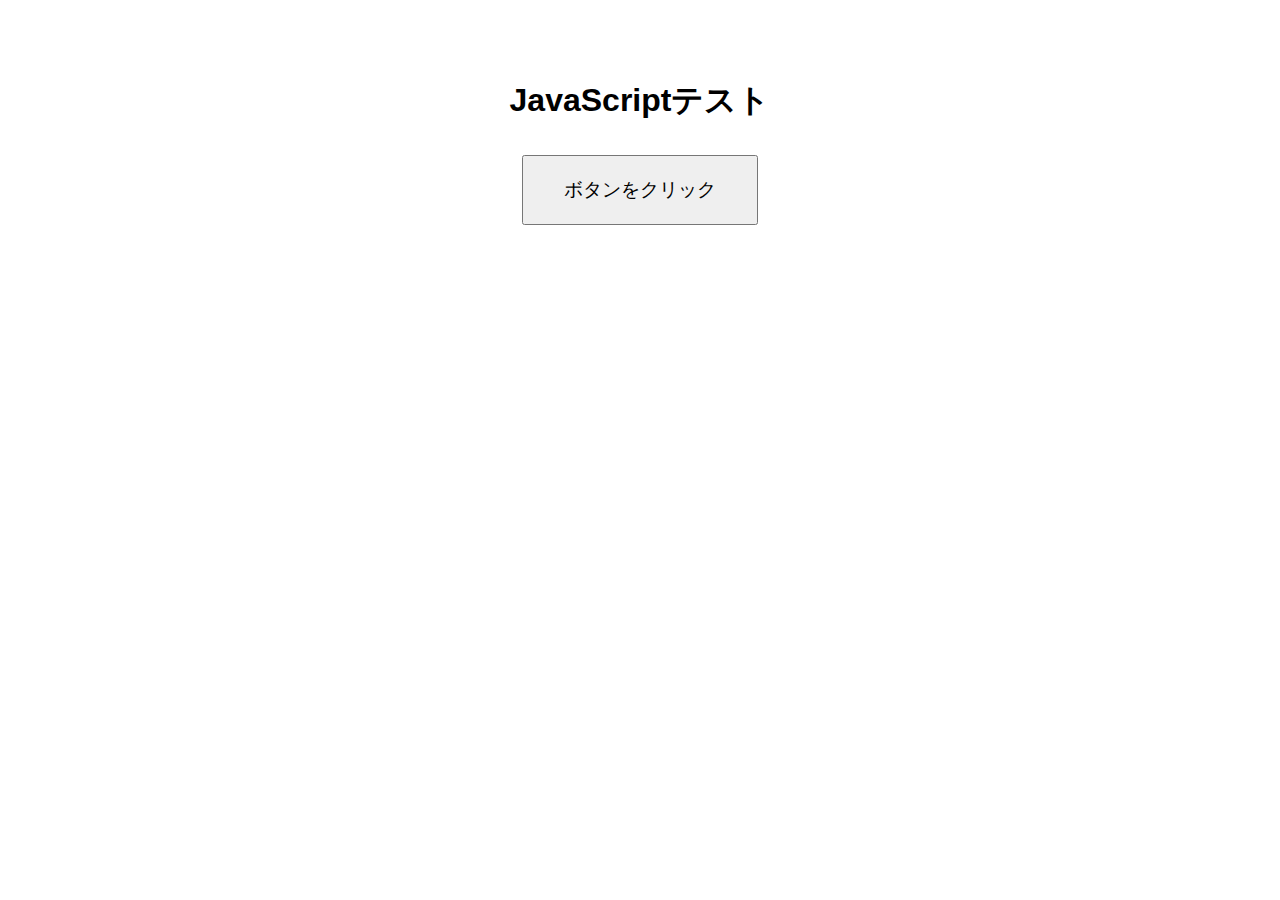
<file: test.html>
<!DOCTYPE html>
<html lang="ja">
<head>
    <meta charset="UTF-8">
    <meta name="viewport" content="width=device-width, initial-scale=1.0">
    <title>テスト</title>
    <style>
        body {
            font-family: Arial, sans-serif;
            padding: 50px;
            text-align: center;
        }
        button {
            padding: 20px 40px;
            font-size: 1.2em;
            cursor: pointer;
            margin: 10px;
        }
        #result {
            margin-top: 30px;
            font-size: 1.5em;
            color: green;
        }
    </style>
</head>
<body>
    <h1>JavaScriptテスト</h1>
    <button onclick="testFunction()">ボタンをクリック</button>
    <div id="result"></div>
    
    <script>
        function testFunction() {
            document.getElementById('result').textContent = 'JavaScriptは正常に動作しています！';
            console.log('Test function called');
        }
        console.log('Script loaded successfully');
    </script>
</body>
</html>
</file>
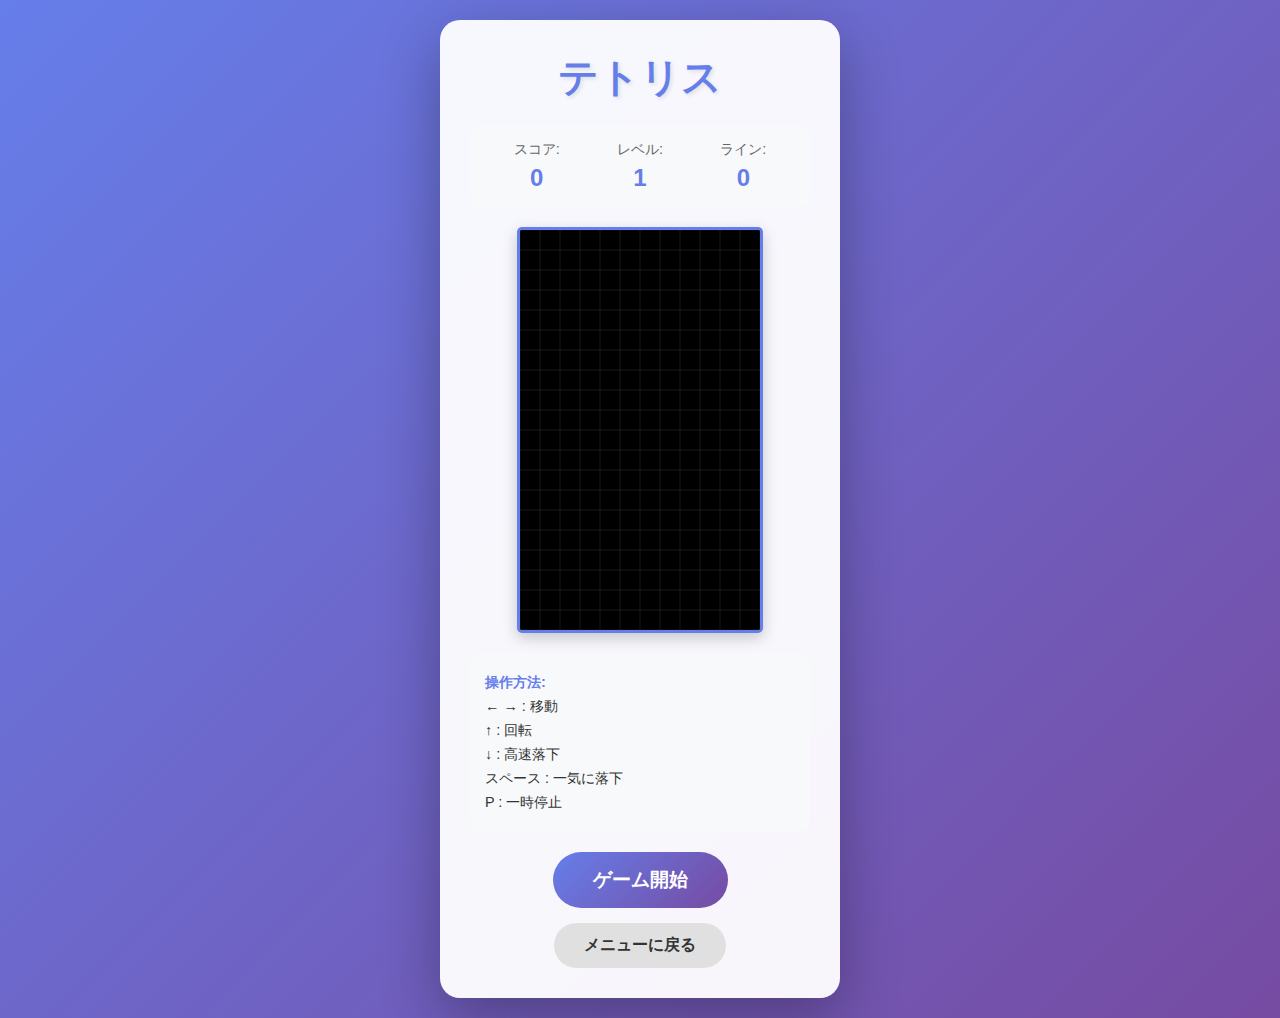
<file: tetris.html>
<!DOCTYPE html>
<html lang="ja">
<head>
    <meta charset="UTF-8">
    <meta name="viewport" content="width=device-width, initial-scale=1.0">
    <title>テトリス</title>
    <link rel="stylesheet" href="style.css">
</head>
<body>
    <div class="game-container">
        <h1>テトリス</h1>
        <div class="game-info">
            <div class="info-item">
                <span>スコア:</span>
                <span id="score">0</span>
            </div>
            <div class="info-item">
                <span>レベル:</span>
                <span id="level">1</span>
            </div>
            <div class="info-item">
                <span>ライン:</span>
                <span id="lines">0</span>
            </div>
        </div>
        <canvas id="tetris" width="240" height="400"></canvas>
        <div class="controls">
            <p><strong>操作方法:</strong></p>
            <p>← → : 移動</p>
            <p>↑ : 回転</p>
            <p>↓ : 高速落下</p>
            <p>スペース : 一気に落下</p>
            <p>P : 一時停止</p>
        </div>
        <button id="startBtn" class="start-btn">ゲーム開始</button>
        <button id="restartBtn" class="restart-btn" style="display:none;">再スタート</button>
        <a href="index.html" class="back-btn" style="display:inline-block; margin-top:15px;">メニューに戻る</a>
    </div>
    <script src="tetris.js"></script>
</body>
</html>
</file>
<file: menu.css>
* {
    margin: 0;
    padding: 0;
    box-sizing: border-box;
}

body {
    font-family: 'Arial', sans-serif;
    background: linear-gradient(135deg, #667eea 0%, #764ba2 100%);
    min-height: 100vh;
    display: flex;
    justify-content: center;
    align-items: center;
    padding: 20px;
}

.menu-container {
    background: rgba(255, 255, 255, 0.95);
    padding: 50px;
    border-radius: 20px;
    box-shadow: 0 20px 60px rgba(0, 0, 0, 0.3);
    text-align: center;
    max-width: 800px;
    width: 100%;
}

h1 {
    color: #667eea;
    font-size: 3em;
    margin-bottom: 10px;
    text-shadow: 2px 2px 4px rgba(0, 0, 0, 0.1);
}

.subtitle {
    color: #666;
    font-size: 1.2em;
    margin-bottom: 40px;
}

.game-grid {
    display: grid;
    grid-template-columns: repeat(auto-fit, minmax(250px, 1fr));
    gap: 30px;
    margin-bottom: 40px;
}

.game-card {
    background: white;
    padding: 40px 30px;
    border-radius: 15px;
    text-decoration: none;
    color: #333;
    transition: transform 0.3s, box-shadow 0.3s;
    box-shadow: 0 5px 15px rgba(0, 0, 0, 0.1);
    border: 3px solid transparent;
}

.game-card:hover {
    transform: translateY(-10px);
    box-shadow: 0 15px 30px rgba(102, 126, 234, 0.3);
    border-color: #667eea;
}

.game-icon {
    font-size: 4em;
    margin-bottom: 20px;
}

.game-card h2 {
    color: #667eea;
    font-size: 1.8em;
    margin-bottom: 15px;
}

.game-card p {
    color: #666;
    font-size: 1em;
    line-height: 1.6;
}

footer {
    margin-top: 20px;
    padding-top: 20px;
    border-top: 2px solid #e0e0e0;
}

footer p {
    color: #999;
    font-size: 0.9em;
}

@media (max-width: 600px) {
    .menu-container {
        padding: 30px 20px;
    }
    
    h1 {
        font-size: 2em;
    }
    
    .subtitle {
        font-size: 1em;
    }
    
    .game-grid {
        grid-template-columns: 1fr;
    }
}
</file>
<file: memory-game.css>
* {
    margin: 0;
    padding: 0;
    box-sizing: border-box;
}

body {
    font-family: 'Arial', sans-serif;
    background: linear-gradient(135deg, #667eea 0%, #764ba2 100%);
    display: flex;
    justify-content: center;
    align-items: center;
    min-height: 100vh;
    padding: 20px;
}

.game-container {
    background: rgba(255, 255, 255, 0.95);
    padding: 30px;
    border-radius: 20px;
    box-shadow: 0 20px 60px rgba(0, 0, 0, 0.3);
    text-align: center;
}

h1 {
    color: #667eea;
    margin-bottom: 20px;
    font-size: 2.5em;
    text-shadow: 2px 2px 4px rgba(0, 0, 0, 0.1);
}

.back-btn {
    display: inline-block;
    margin-top: 20px;
    padding: 12px 30px;
    background: linear-gradient(135deg, #667eea 0%, #764ba2 100%);
    color: white;
    text-decoration: none;
    border-radius: 50px;
    transition: transform 0.2s, box-shadow 0.2s;
    font-weight: bold;
}

.back-btn:hover {
    transform: translateY(-2px);
    box-shadow: 0 10px 20px rgba(102, 126, 234, 0.4);
}
</file>
<file: style.css>
* {
    margin: 0;
    padding: 0;
    box-sizing: border-box;
}

body {
    font-family: 'Arial', sans-serif;
    background: linear-gradient(135deg, #667eea 0%, #764ba2 100%);
    display: flex;
    justify-content: center;
    align-items: center;
    min-height: 100vh;
    padding: 20px;
}

.game-container {
    background: rgba(255, 255, 255, 0.95);
    padding: 30px;
    border-radius: 20px;
    box-shadow: 0 20px 60px rgba(0, 0, 0, 0.3);
    text-align: center;
    max-width: 400px;
}

h1 {
    color: #667eea;
    margin-bottom: 20px;
    font-size: 2.5em;
    text-shadow: 2px 2px 4px rgba(0, 0, 0, 0.1);
}

.game-info {
    display: flex;
    justify-content: space-around;
    margin-bottom: 20px;
    background: #f8f9fa;
    padding: 15px;
    border-radius: 10px;
}

.info-item {
    display: flex;
    flex-direction: column;
    gap: 5px;
}

.info-item span:first-child {
    font-size: 0.9em;
    color: #666;
}

.info-item span:last-child {
    font-size: 1.5em;
    font-weight: bold;
    color: #667eea;
}

#tetris {
    border: 3px solid #667eea;
    border-radius: 5px;
    background: #000;
    display: block;
    margin: 0 auto 20px;
    box-shadow: 0 5px 15px rgba(0, 0, 0, 0.2);
}

.controls {
    background: #f8f9fa;
    padding: 15px;
    border-radius: 10px;
    margin-bottom: 20px;
    text-align: left;
}

.controls p {
    margin: 5px 0;
    color: #333;
    font-size: 0.9em;
}

.controls strong {
    color: #667eea;
}

.start-btn,
.restart-btn {
    background: linear-gradient(135deg, #667eea 0%, #764ba2 100%);
    color: white;
    border: none;
    padding: 15px 40px;
    font-size: 1.2em;
    border-radius: 50px;
    cursor: pointer;
    transition: transform 0.2s, box-shadow 0.2s;
    font-weight: bold;
}

.start-btn:hover,
.restart-btn:hover {
    transform: translateY(-2px);
    box-shadow: 0 10px 20px rgba(102, 126, 234, 0.4);
}

.start-btn:active,
.restart-btn:active {
    transform: translateY(0);
}

.back-btn {
    background: #e0e0e0;
    color: #333;
    border: none;
    padding: 12px 30px;
    font-size: 1em;
    border-radius: 50px;
    cursor: pointer;
    transition: all 0.2s;
    text-decoration: none;
    font-weight: bold;
}

.back-btn:hover {
    background: #d0d0d0;
    transform: translateY(-2px);
}

@media (max-width: 480px) {
    .game-container {
        padding: 20px;
    }
    
    h1 {
        font-size: 2em;
    }
    
    #tetris {
        width: 200px;
        height: 333px;
    }
}
</file>
